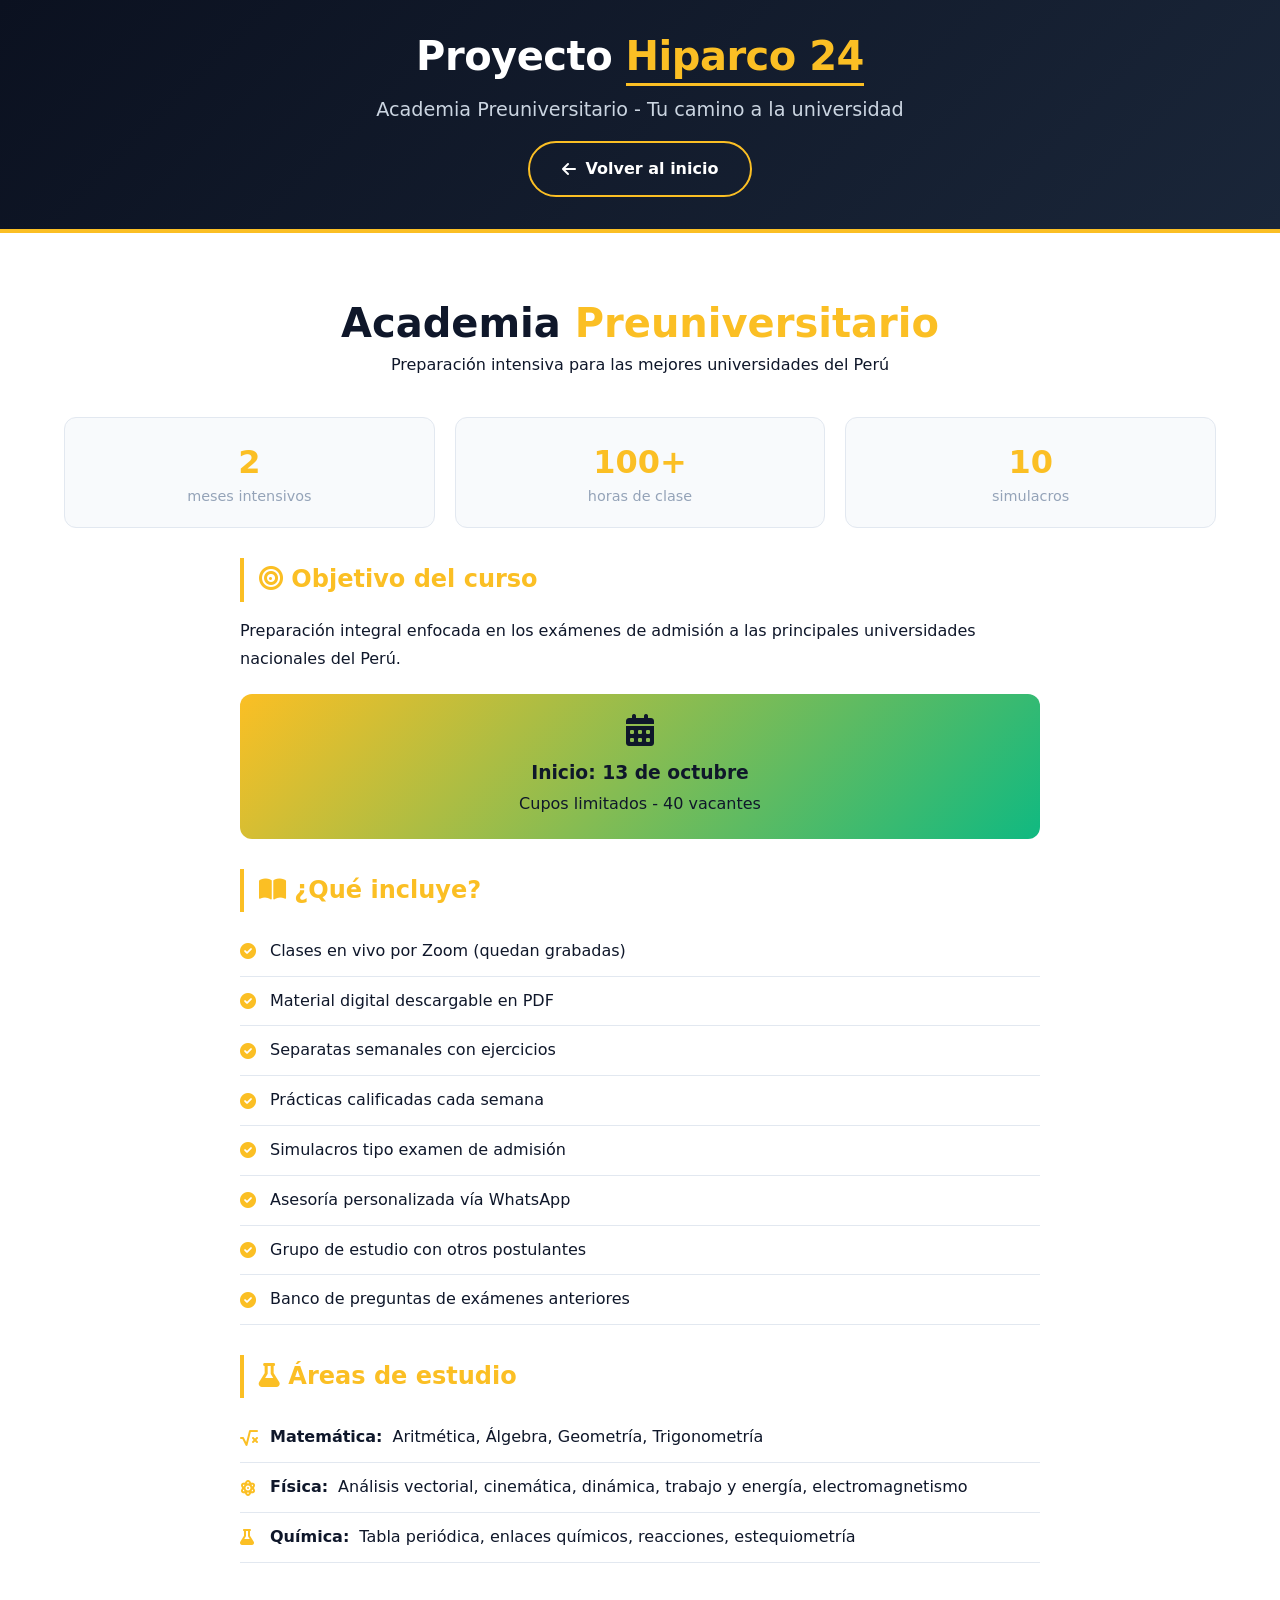
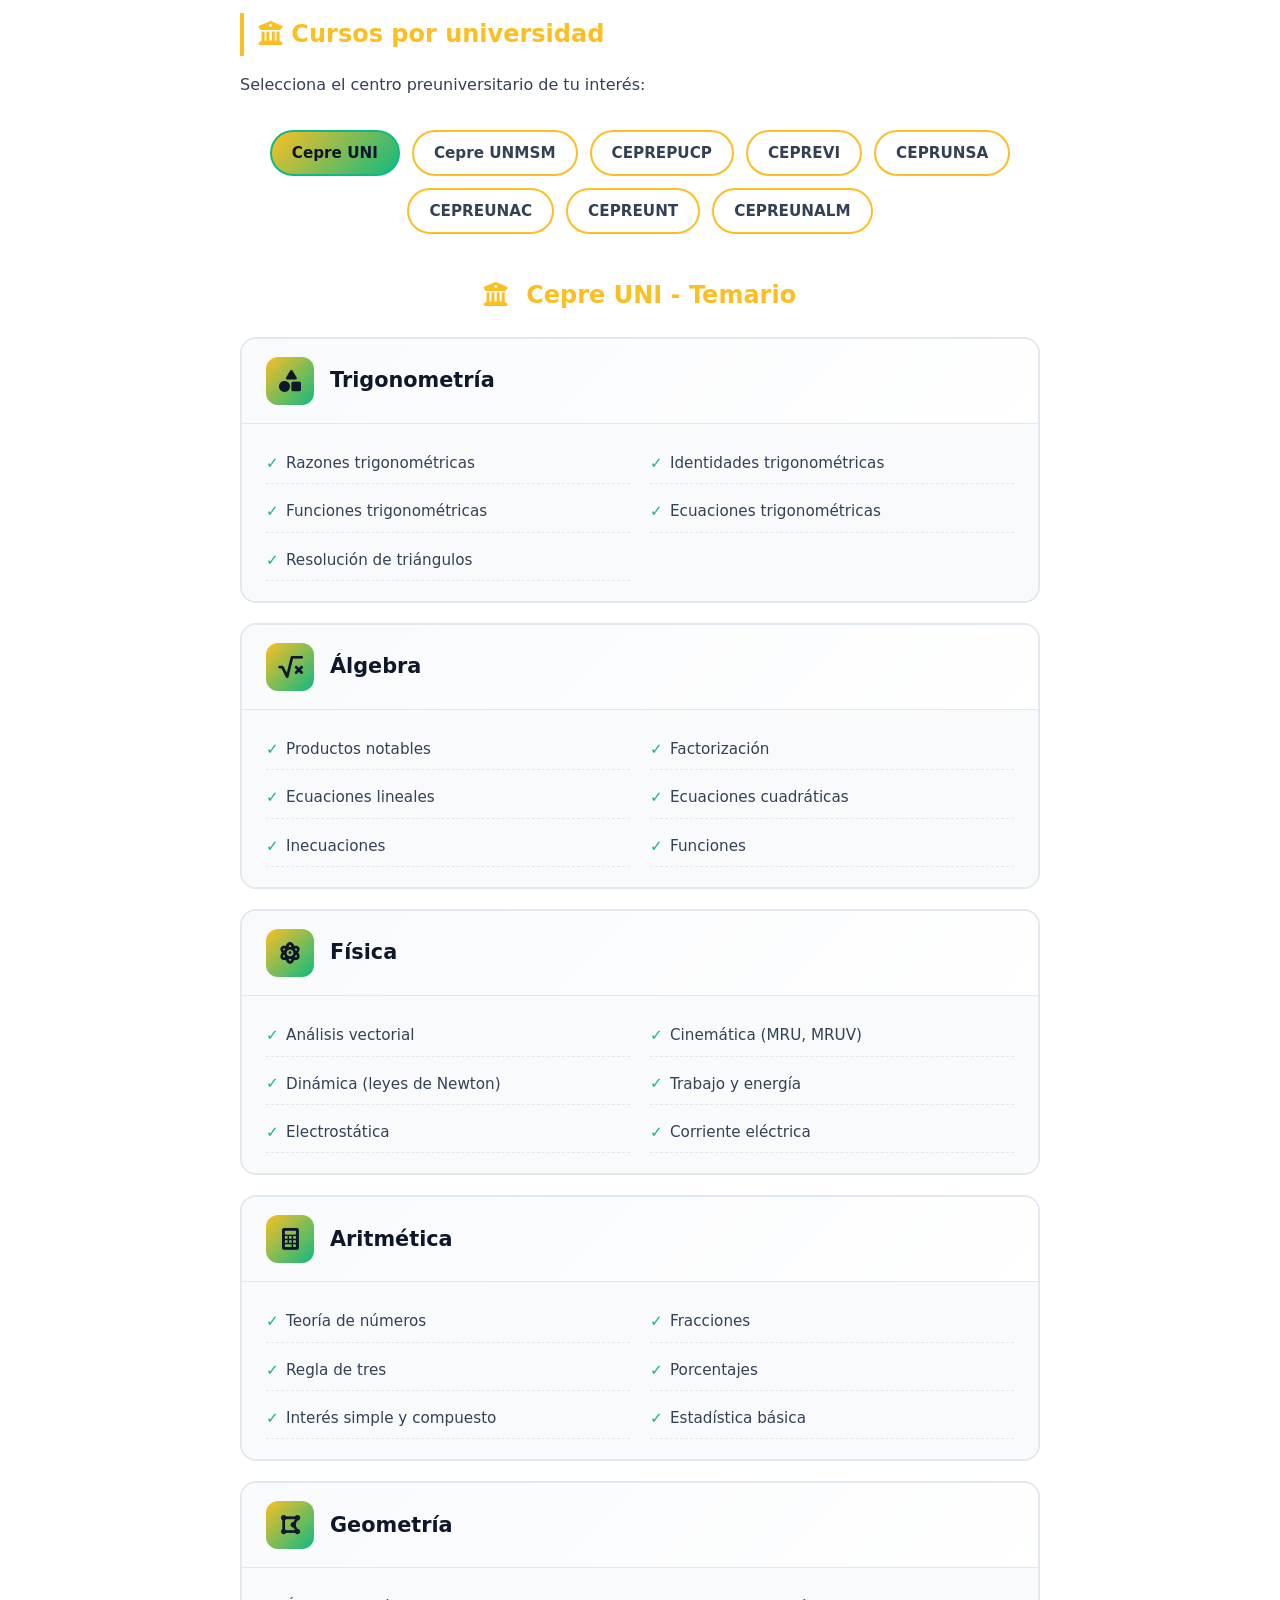
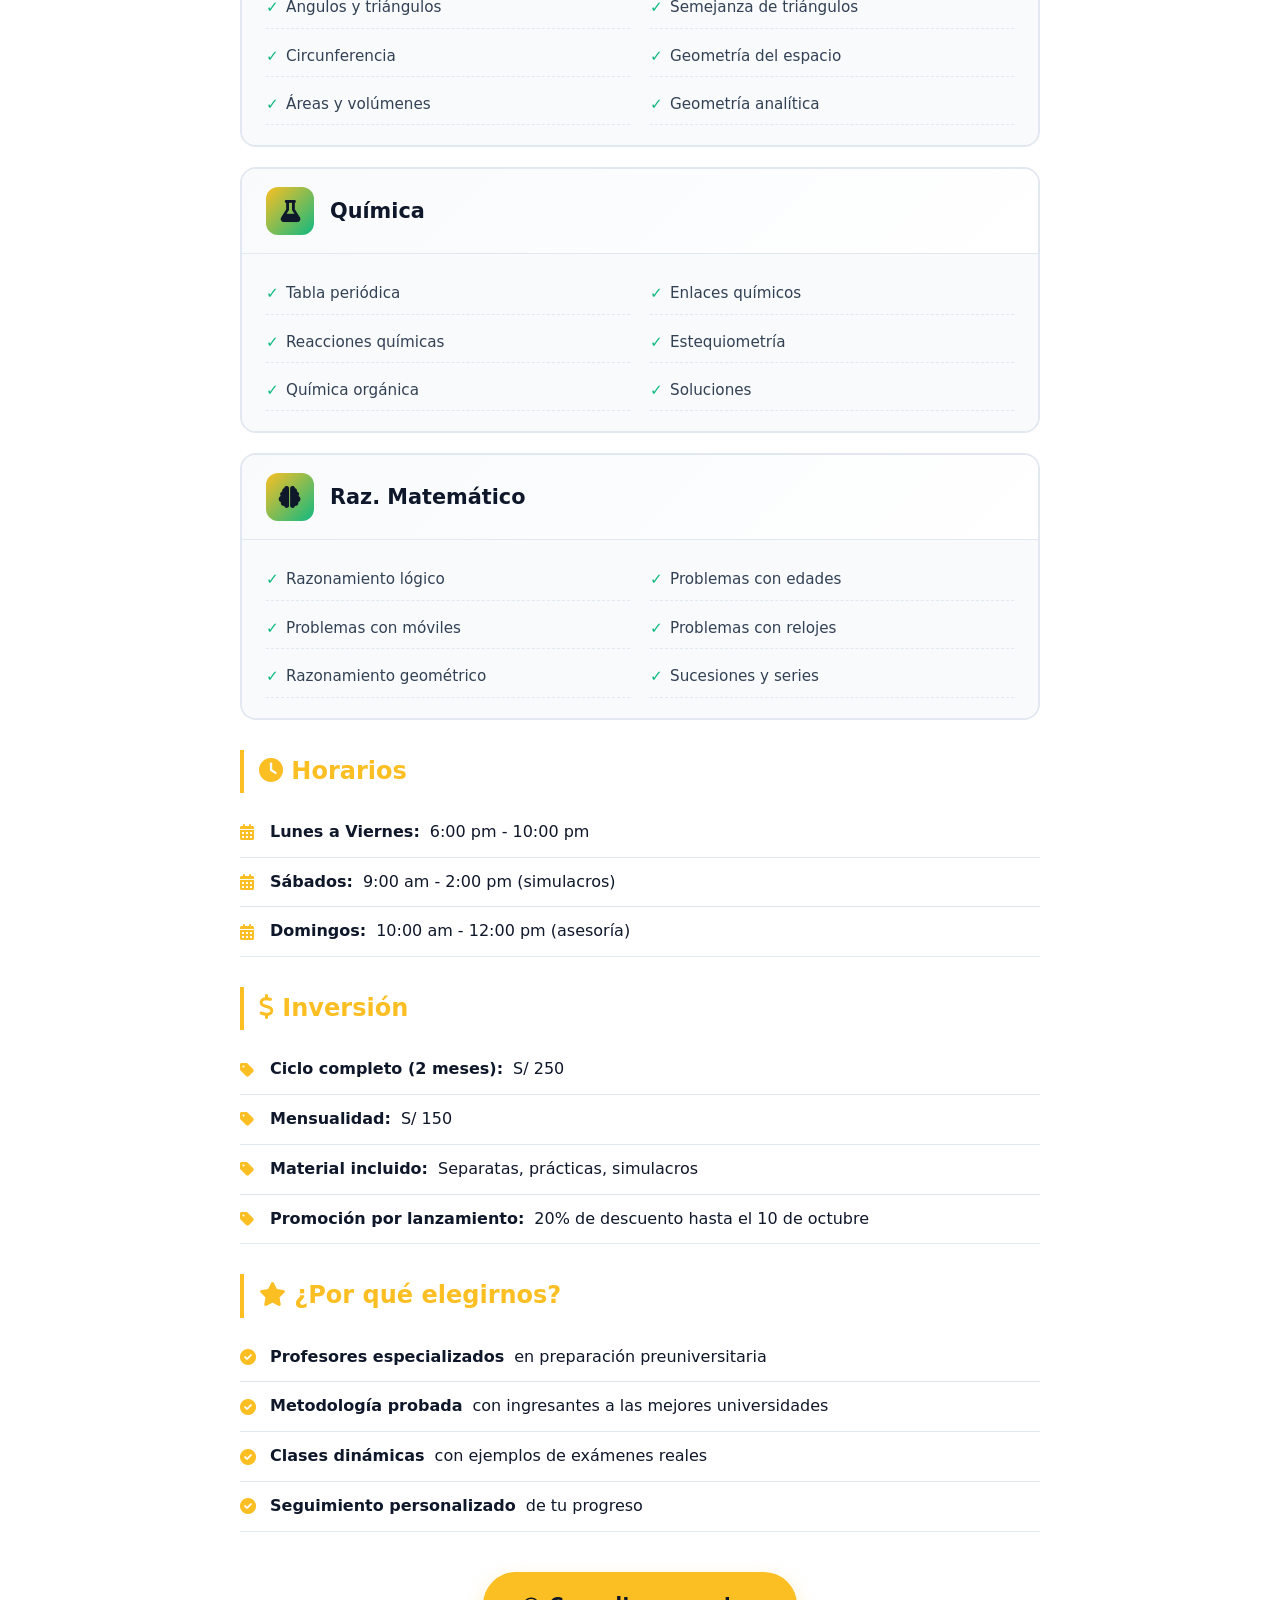
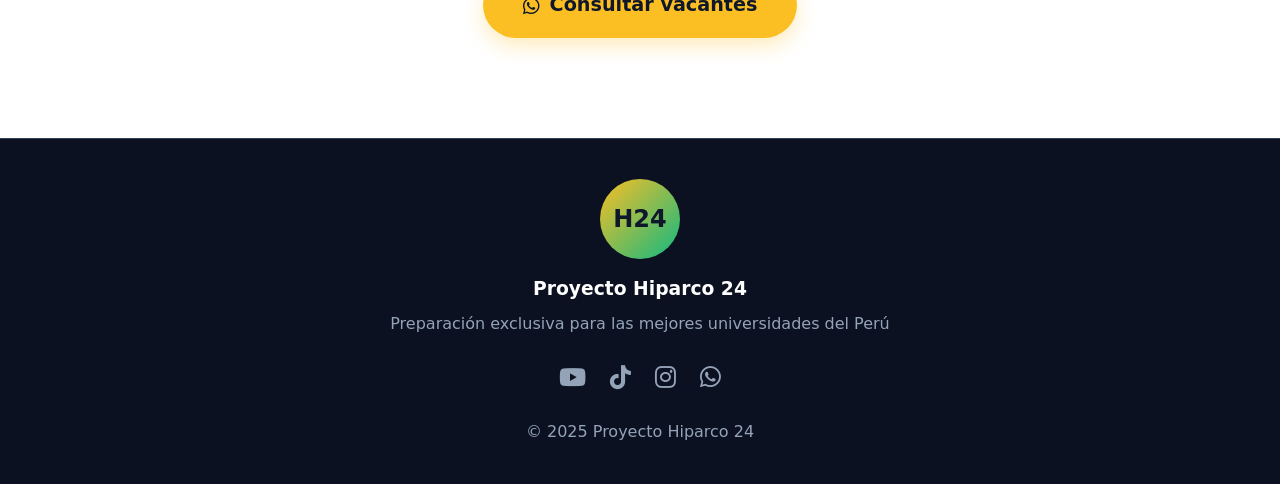
<file: academia-preuniversitario.html>
<!DOCTYPE html>
<html lang="es">
<head>
    <meta charset="UTF-8">
    <meta name="viewport" content="width=device-width, initial-scale=1.0">
    <title>Academia Preuniversitario - Proyecto Hiparco 24</title>
    <link rel="stylesheet" href="https://cdnjs.cloudflare.com/ajax/libs/font-awesome/6.0.0-beta3/css/all.min.css">
    <link rel="stylesheet" href="styles.css">
    <style>
        .course-detail {
            padding: 60px 0;
            background: white;
        }
        
        .course-header {
            text-align: center;
            margin-bottom: 40px;
        }
        
        .course-header h1 {
            font-size: 2.5rem;
            color: var(--dark-bg);
        }
        
        .course-header h1 span {
            color: var(--primary);
        }
        
        .course-content {
            max-width: 800px;
            margin: 0 auto;
            line-height: 1.8;
        }
        
        .course-content h2 {
            color: var(--primary);
            margin: 30px 0 15px;
            border-left: 4px solid var(--primary);
            padding-left: 15px;
        }
        
        .course-content ul {
            list-style: none;
            padding: 0;
        }
        
        .course-content li {
            padding: 10px 0;
            border-bottom: 1px solid var(--border);
            display: flex;
            align-items: center;
            gap: 10px;
        }
        
        .course-content li i {
            color: var(--primary);
            width: 20px;
        }
        
        .stats-grid {
            display: grid;
            grid-template-columns: repeat(3, 1fr);
            gap: 20px;
            margin: 30px 0;
            text-align: center;
        }
        
        .stat-item {
            background: var(--light-bg);
            padding: 20px;
            border-radius: 12px;
            border: 1px solid var(--border);
        }
        
        .stat-number {
            font-size: 2rem;
            font-weight: 700;
            color: var(--primary);
        }
        
        .stat-label {
            color: var(--text-light);
            font-size: 0.9rem;
        }
        
        .highlight-box {
            background: linear-gradient(135deg, var(--primary) 0%, var(--secondary) 100%);
            color: var(--dark-bg);
            padding: 20px;
            border-radius: 12px;
            margin: 20px 0;
            text-align: center;
        }
        
        .highlight-box i {
            font-size: 2rem;
            margin-bottom: 10px;
        }

        /* ===== BOTONES DE UNIVERSIDADES ===== */
        .university-tabs {
            display: flex;
            flex-wrap: wrap;
            justify-content: center;
            gap: 12px;
            margin-bottom: 40px;
        }

        .uni-btn {
            background: transparent;
            border: 2px solid var(--primary);
            color: var(--text-dark);
            padding: 12px 20px;
            border-radius: 40px;
            font-weight: 600;
            font-size: 0.95rem;
            cursor: pointer;
            transition: var(--transition);
        }

        .uni-btn:hover {
            background: var(--primary);
            color: var(--dark-bg);
            transform: translateY(-2px);
        }

        .uni-btn.active {
            background: linear-gradient(135deg, var(--primary), var(--secondary));
            border-color: var(--secondary);
            color: var(--dark-bg);
        }

        /* ===== CONTENEDORES DE CURSOS POR UNIVERSIDAD ===== */
        .cursos-uni {
            display: none;
        }

        .cursos-uni.active {
            display: block;
            animation: fadeIn 0.5s ease;
        }

        @keyframes fadeIn {
            from { opacity: 0; transform: translateY(10px); }
            to { opacity: 1; transform: translateY(0); }
        }

        .uni-title {
            color: var(--primary);
            margin-bottom: 20px;
            font-size: 1.5rem;
            text-align: center;
        }

        .uni-title i {
            margin-right: 10px;
        }

        /* ===== ESTILOS PARA CURSOS EXPANDIDOS (SIN HOVER) ===== */
        .curso-expandido {
            background: white;
            border-radius: 16px;
            margin-bottom: 20px;
            border: 2px solid var(--border);
            overflow: hidden;
            transition: var(--transition);
        }

        .curso-expandido:hover {
            border-color: var(--primary);
            box-shadow: 0 10px 15px -3px rgba(251, 191, 36, 0.2);
        }

        .curso-header {
            background: linear-gradient(135deg, var(--light-bg), white);
            padding: 18px 24px;
            display: flex;
            align-items: center;
            gap: 16px;
            border-bottom: 1px solid var(--border);
        }

        .curso-header .curso-icon {
            background: linear-gradient(135deg, var(--primary), var(--secondary));
            color: var(--dark-bg);
            width: 48px;
            height: 48px;
            border-radius: 12px;
            display: flex;
            align-items: center;
            justify-content: center;
            font-size: 22px;
        }

        .curso-header h4 {
            font-size: 1.3rem;
            font-weight: 700;
            color: var(--dark-bg);
            margin: 0;
            flex-grow: 1;
        }

        .temas-lista {
            padding: 20px 24px;
            background: var(--light-bg);
        }

        .temas-lista ul {
            display: grid;
            grid-template-columns: repeat(auto-fill, minmax(250px, 1fr));
            gap: 8px 20px;
            list-style: none;
            padding: 0;
            margin: 0;
        }

        .temas-lista li {
            padding: 6px 0;
            color: var(--text-dark);
            font-size: 0.95rem;
            border-bottom: 1px dashed var(--border);
            position: relative;
            padding-left: 20px;
        }

        .temas-lista li::before {
            content: "✓";
            color: var(--secondary);
            position: absolute;
            left: 0;
            font-weight: bold;
        }

        .temas-lista li:hover {
            color: var(--primary);
            padding-left: 25px;
        }

        /* Responsive */
        @media (max-width: 768px) {
            .temas-lista ul {
                grid-template-columns: 1fr;
            }
            
            .curso-header {
                padding: 15px 18px;
            }
            
            .curso-header h4 {
                font-size: 1.1rem;
            }
            
            .uni-btn {
                padding: 8px 12px;
                font-size: 0.85rem;
            }
            .tema-link {
                text-decoration: none;
                color: var(--text-dark);
                display: block;
                width: 100%;
                transition: var(--transition);
            }
            
            .tema-link:hover {
                color: var(--primary);
                transform: translateX(5px);
            }
            
            .tema-link i {
                color: var(--secondary);
                margin-left: 8px;
                font-size: 0.8rem;
                opacity: 0.7;
            }
            
            .tema-link:hover i {
                opacity: 1;
            }
        }
    </style>
</head>
<body>
    <header class="header">
        <div class="container header-content">
            <h1>Proyecto <span>Hiparco 24</span></h1>
            <p>Academia Preuniversitario - Tu camino a la universidad</p>
            <a href="index.html" class="btn btn-outline"><i class="fas fa-arrow-left"></i> Volver al inicio</a>
        </div>
    </header>

    <section class="course-detail">
        <div class="container">
            <div class="course-header">
                <h1>Academia <span>Preuniversitario</span></h1>
                <p>Preparación intensiva para las mejores universidades del Perú</p>
            </div>
            
            <div class="stats-grid">
                <div class="stat-item">
                    <div class="stat-number">2</div>
                    <div class="stat-label">meses intensivos</div>
                </div>
                <div class="stat-item">
                    <div class="stat-number">100+</div>
                    <div class="stat-label">horas de clase</div>
                </div>
                <div class="stat-item">
                    <div class="stat-number">10</div>
                    <div class="stat-label">simulacros</div>
                </div>
            </div>
            
            <div class="course-content">
                <h2><i class="fas fa-bullseye"></i> Objetivo del curso</h2>
                <p>Preparación integral enfocada en los exámenes de admisión a las principales universidades nacionales del Perú.</p>
                
                <div class="highlight-box">
                    <i class="fas fa-calendar-alt"></i>
                    <h3>Inicio: 13 de octubre</h3>
                    <p>Cupos limitados - 40 vacantes</p>
                </div>
                
                <h2><i class="fas fa-book-open"></i> ¿Qué incluye?</h2>
                <ul>
                    <li><i class="fas fa-check-circle"></i> Clases en vivo por Zoom (quedan grabadas)</li>
                    <li><i class="fas fa-check-circle"></i> Material digital descargable en PDF</li>
                    <li><i class="fas fa-check-circle"></i> Separatas semanales con ejercicios</li>
                    <li><i class="fas fa-check-circle"></i> Prácticas calificadas cada semana</li>
                    <li><i class="fas fa-check-circle"></i> Simulacros tipo examen de admisión</li>
                    <li><i class="fas fa-check-circle"></i> Asesoría personalizada vía WhatsApp</li>
                    <li><i class="fas fa-check-circle"></i> Grupo de estudio con otros postulantes</li>
                    <li><i class="fas fa-check-circle"></i> Banco de preguntas de exámenes anteriores</li>
                </ul>
                
                <h2><i class="fas fa-flask"></i> Áreas de estudio</h2>
                <ul>
                    <li><i class="fas fa-square-root-alt"></i> <strong>Matemática:</strong> Aritmética, Álgebra, Geometría, Trigonometría</li>
                    <li><i class="fas fa-atom"></i> <strong>Física:</strong> Análisis vectorial, cinemática, dinámica, trabajo y energía, electromagnetismo</li>
                    <li><i class="fas fa-flask"></i> <strong>Química:</strong> Tabla periódica, enlaces químicos, reacciones, estequiometría</li>
                </ul>

                <!-- ===== CURSOS POR UNIVERSIDAD ===== -->
                <h2 style="margin-top: 50px;"><i class="fas fa-university"></i> Cursos por <span style="color: var(--primary);">universidad</span></h2>
                <p style="margin-bottom: 30px; color: var(--text-dark);">Selecciona el centro preuniversitario de tu interés:</p>

                <!-- Botones de universidades -->
                <div class="university-tabs">
                    <button class="uni-btn active" data-uni="uni">Cepre UNI</button>
                    <button class="uni-btn" data-uni="unsmsm">Cepre UNMSM</button>
                    <button class="uni-btn" data-uni="pucp">CEPREPUCP</button>
                    <button class="uni-btn" data-uni="vi">CEPREVI</button>
                    <button class="uni-btn" data-uni="unsa">CEPRUNSA</button>
                    <button class="uni-btn" data-uni="unac">CEPREUNAC</button>
                    <button class="uni-btn" data-uni="unt">CEPREUNT</button>
                    <button class="uni-btn" data-uni="unal">CEPREUNALM</button>
                </div>

                <!-- Contenedor de cursos generado por JavaScript -->
                <div id="cursos-container"></div>

                <!-- HORARIOS -->
                <h2><i class="fas fa-clock"></i> Horarios</h2>
                <ul>
                    <li><i class="fas fa-calendar-alt"></i> <strong>Lunes a Viernes:</strong> 6:00 pm - 10:00 pm</li>
                    <li><i class="fas fa-calendar-alt"></i> <strong>Sábados:</strong> 9:00 am - 2:00 pm (simulacros)</li>
                    <li><i class="fas fa-calendar-alt"></i> <strong>Domingos:</strong> 10:00 am - 12:00 pm (asesoría)</li>
                </ul>
                
                <h2><i class="fas fa-dollar-sign"></i> Inversión</h2>
                <ul>
                    <li><i class="fas fa-tag"></i> <strong>Ciclo completo (2 meses):</strong> S/ 250</li>
                    <li><i class="fas fa-tag"></i> <strong>Mensualidad:</strong> S/ 150</li>
                    <li><i class="fas fa-tag"></i> <strong>Material incluido:</strong> Separatas, prácticas, simulacros</li>
                    <li><i class="fas fa-tag"></i> <strong>Promoción por lanzamiento:</strong> 20% de descuento hasta el 10 de octubre</li>
                </ul>
                
                <h2><i class="fas fa-star"></i> ¿Por qué elegirnos?</h2>
                <ul>
                    <li><i class="fas fa-check-circle"></i> <strong>Profesores especializados</strong> en preparación preuniversitaria</li>
                    <li><i class="fas fa-check-circle"></i> <strong>Metodología probada</strong> con ingresantes a las mejores universidades</li>
                    <li><i class="fas fa-check-circle"></i> <strong>Clases dinámicas</strong> con ejemplos de exámenes reales</li>
                    <li><i class="fas fa-check-circle"></i> <strong>Seguimiento personalizado</strong> de tu progreso</li>
                </ul>
                
                <div style="text-align: center; margin: 40px 0;">
                    <a href="#" id="contactBtn" class="btn btn-primary" style="padding: 16px 40px; font-size: 1.2rem;">
                        <i class="fab fa-whatsapp"></i> Consultar vacantes
                    </a>
                </div>
            </div>
        </div>
    </section>

    <footer class="footer">
        <div class="container">
            <div class="footer-logo">H24</div>
            <h3 style="color: white; margin-bottom: 8px;">Proyecto Hiparco 24</h3>
            <p>Preparación exclusiva para las mejores universidades del Perú</p>
            <div class="social">
                <a href="https://www.youtube.com/@ProyectoHiparco24/featured" target="_blank"><i class="fab fa-youtube"></i></a>
                <a href="#"><i class="fab fa-tiktok"></i></a>
                <a href="#"><i class="fab fa-instagram"></i></a>
                <a href="#"><i class="fab fa-whatsapp"></i></a>
            </div>
            <p style="margin-top: 24px;">&copy; 2025 Proyecto Hiparco 24</p>
        </div>
    </footer>

    <script>
        // ===== DATOS DE LAS UNIVERSIDADES =====
const universidades = {
    uni: {
        nombre: "Cepre UNI",
        cursos: {
            trigonometria: [
                { nombre: "Razones trigonométricas", link: "" },
                { nombre: "Identidades trigonométricas", link: "" },
                { nombre: "Funciones trigonométricas", link: "" },
                { nombre: "Ecuaciones trigonométricas", link: "" },
                { nombre: "Resolución de triángulos", link: "" }
            ],
            algebra: [
                { nombre: "Productos notables", link: "" },
                { nombre: "Factorización", link: "" },
                { nombre: "Ecuaciones lineales", link: "" },
                { nombre: "Ecuaciones cuadráticas", link: "" },
                { nombre: "Inecuaciones", link: "" },
                { nombre: "Funciones", link: "" }
            ],
            fisica: [
                { nombre: "Análisis vectorial", link: "" },
                { nombre: "Cinemática (MRU, MRUV)", link: "" },
                { nombre: "Dinámica (leyes de Newton)", link: "" },
                { nombre: "Trabajo y energía", link: "" },
                { nombre: "Electrostática", link: "" },
                { nombre: "Corriente eléctrica", link: "" }
            ],
            aritmetica: [
                { nombre: "Teoría de números", link: "" },
                { nombre: "Fracciones", link: "" },
                { nombre: "Regla de tres", link: "" },
                { nombre: "Porcentajes", link: "" },
                { nombre: "Interés simple y compuesto", link: "" },
                { nombre: "Estadística básica", link: "" }
            ],
            geometria: [
                { nombre: "Ángulos y triángulos", link: "" },
                { nombre: "Semejanza de triángulos", link: "" },
                { nombre: "Circunferencia", link: "" },
                { nombre: "Geometría del espacio", link: "" },
                { nombre: "Áreas y volúmenes", link: "" },
                { nombre: "Geometría analítica", link: "" }
            ],
            quimica: [
                { nombre: "Tabla periódica", link: "" },
                { nombre: "Enlaces químicos", link: "" },
                { nombre: "Reacciones químicas", link: "" },
                { nombre: "Estequiometría", link: "" },
                { nombre: "Química orgánica", link: "" },
                { nombre: "Soluciones", link: "" }
            ],
            razonamiento: [
                { nombre: "Razonamiento lógico", link: "" },
                { nombre: "Problemas con edades", link: "" },
                { nombre: "Problemas con móviles", link: "" },
                { nombre: "Problemas con relojes", link: "" },
                { nombre: "Razonamiento geométrico", link: "" },
                { nombre: "Sucesiones y series", link: "" }
            ]
        }
    },
    unsmsm: {
        nombre: "Cepre UNMSM",
        cursos: {
            trigonometria: [
                { nombre: "Ángulo Trigonométrico", link: "" },
                { nombre: "Sistemas de medición angular", link: "" },
                { nombre: "Conversión entre sistemas de medición angular", link: "" },
                { nombre: "Longitud de arco", link: "" },
                { nombre: "Área de un sector circular", link: "" },
                { nombre: "Número de vueltas de una rueda", link: "" },
                { nombre: "Poleas y engranajes", link: "" },
                { nombre: "Razones trigonométricas de ángulos agudos", link: "" },
                { nombre: "Resoluciones de triángulos rectángulos", link: "" },
                { nombre: "Área de una región triangular", link: "" },
                { nombre: "Razones Trigonométricas de ángulos notables", link: "" },
                { nombre: "Razones Trigonométricas de ángulos aproximados", link: "" },
                { nombre: "Propiedades de las Razones Trigonométricas", link: "" },
                { nombre: "Razones Trigonométricas de ángulos de cualquier magnitud", link: "" },
                { nombre: "Signos de las Razones Trigonométricas", link: "" },
                { nombre: "Propiedades de los Ángulos Coterminales", link: "" },
                { nombre: "Razones Trigonométricas de ángulos cuadrantales", link: "" },
                { nombre: "Reducción al primer cuadrante", link: "" },
                { nombre: "Razones Trigonométricas de ángulos negativos", link: "" },
                { nombre: "Razones Trigonométricas de ángulo doble", link: "" },
                { nombre: "Razones Trigonométricas de ángulo mitad", link: "" },
                { nombre: "Razones Trigonométricas de ángulo tiple", link: "" },
                { nombre: "Razones Trigonométricas de ángulos compuestos", link: "" },
                { nombre: "Transformaciones Trigonométricas", link: "" },
                { nombre: "Ecuaciones Trigonométricas", link: "" },
                { nombre: "Resolución de Triángulos Oblicuángulos", link: "" },
                { nombre: "Ángulos Verticales", link: "" },
                { nombre: "Ángulos Horizontales", link: "" },
                { nombre: "Puntos Cardinales", link: "" },
                { nombre: "Circunferencia Trigonométrica", link: "" },
                { nombre: "Ecuación de la Circunferencia", link: "" },
                { nombre: "Funciones Trigonométricas", link: "" },
                { nombre: "Funciones Trigonométricas Inversas", link: "" },
                { nombre: "Parábola", link: "" },
                { nombre: "Elipse", link: "" },
                { nombre: "Hipérbola", link: "" }
            ],
            algebra: [
                { nombre: "Leyes de Exponentes", link: "" },
                { nombre: "Expresiones Algebraicas", link: "" },
                { nombre: "Polinomios", link: "" },
                { nombre: "Potenciación", link: "" },
                { nombre: "Radicación", link: "" },
                { nombre: "Factorización", link: "" },
                { nombre: "Números Reales", link: "" },
                { nombre: "Racionalización", link: "" },
                { nombre: "Productos Notables", link: "" },
                { nombre: "División de Polinomios", link: "" },
                { nombre: "Teorema del Residuo", link: "" },
                { nombre: "Ecuaciones de Primer Grado", link: "" },
                { nombre: "Sistema de Ecuaciones Lineales", link: "" },
                { nombre: "Planteo de Ecuaciones de Primer Grado", link: "" },
                { nombre: "Ecuaciones de Segundo Grado", link: "" },
                { nombre: "Planteo de Ecuaciones de Segundo Grado", link: "" },
                { nombre: "Inecuaciones Lineales", link: "" },
                { nombre: "Inecuaciones de segundo grado", link: "" },
                { nombre: "Sistema de Ecuaciones Lineales de 2 variables", link: "" },
                { nombre: "Valor Absoluto", link: "" },
                { nombre: "Cocientes Notables", link: "" },
                { nombre: "Ecuaciones polinómicas", link: "" },
                { nombre: "Matrices", link: "" },
                { nombre: "Determinantes", link: "" },
                { nombre: "Método de Cramer", link: "" },
                { nombre: "Sistema de Ecuaciones Lineales de 3 variables", link: "" },
                { nombre: "Inecuaciones de Grado Superior", link: "" },
                { nombre: "Inecuaciones Fraccionarias", link: "" },
                { nombre: "Logaritmos", link: "" },
                { nombre: "Sistemas de Ecuaciones No Lineales", link: "" },
                { nombre: "Ecuaciones e inecuaciones logarítmicas", link: "" },
                { nombre: "Ecuaciones e inecuaciones exponenciales", link: "" },
                { nombre: "Programación Lineal", link: "" },
                { nombre: "Relaciones", link: "" },
                { nombre: "Funciones", link: "" },
                { nombre: "Números Complejos", link: "" }
            ],
            fisica: [
                { nombre: "Magnitudes Físicas", link: "" },
                { nombre: "Magnitudes Vectoriales", link: "" },
                { nombre: "Método Científico", link: "" },
                { nombre: "Cinemática", link: "" },
                { nombre: "Movimiento Rectilíneo Uniforme (MRU)", link: "" },
                { nombre: "Movimiento Rectilíneo Uniformemente Variado (MRUV)", link: "" },
                { nombre: "Movimiento Vertical de Caída Libre (MVCL)", link: "" },
                { nombre: "Movimiento Parabólico de Caída Libre (MPCL)", link: "" },
                { nombre: "Movimiento Circular Uniforme (MCU)", link: "" },
                { nombre: "Movimiento Circular con aceleración angular constante (MCUV)", link: "" },
                { nombre: "Dinámica Lineal", link: "" },
                { nombre: "Dinámica Circunferencial", link: "" },
                { nombre: "Fuerza", link: "" },
                { nombre: "Potencia", link: "" },
                { nombre: "Ley de gravitación universal", link: "" },
                { nombre: "Estática", link: "" },
                { nombre: "Equilibrio Estático", link: "" },
                { nombre: "Momento de una Fuerza", link: "" },
                { nombre: "Trabajo", link: "" },
                { nombre: "Energía", link: "" },
                { nombre: "Cantidad de Movimiento", link: "" },
                { nombre: "Movimiento Armónico Simple (MAS)", link: "" },
                { nombre: "Ondas", link: "" },
                { nombre: "Electricidad", link: "" },
                { nombre: "Colisiones", link: "" },
                { nombre: "Hidrostática", link: "" },
                { nombre: "Hidrodinámica", link: "" },
                { nombre: "Calorimetría", link: "" },
                { nombre: "Termodinámica", link: "" },
                { nombre: "Electrostática", link: "" },
                { nombre: "Electrodinámica", link: "" },
                { nombre: "Circuitos Eléctricos", link: "" },
                { nombre: "Magnetismo", link: "" },
                { nombre: "Electromagnética", link: "" },
                { nombre: "Radiación Electromagnética", link: "" },
                { nombre: "Física Moderna", link: "" }
            ],
            aritmetica: [
                { nombre: "Lógica proposicional", link: "" },
                { nombre: "Leyes de lógica proposicional", link: "" },
                { nombre: "Conjuntos", link: "" },
                { nombre: "Operaciones con Conjuntos", link: "" },
                { nombre: "Números Enteros", link: "" },
                { nombre: "Representación literal de un número", link: "" },
                { nombre: "Sistema de números naturales", link: "" },
                { nombre: "Numeración", link: "" },
                { nombre: "Progresión Aritmética", link: "" },
                { nombre: "Progresión Geométrica", link: "" },
                { nombre: "Números primos y compuestos", link: "" },
                { nombre: "Divisibilidad", link: "" },
                { nombre: "Mínimo Común Múltiplo", link: "" },
                { nombre: "Máximo Común Divisor", link: "" },
                { nombre: "Números racionales", link: "" },
                { nombre: "Números irracionales", link: "" },
                { nombre: "Razones", link: "" },
                { nombre: "Proporciones", link: "" },
                { nombre: "Reparto Proporcional", link: "" },
                { nombre: "Porcentajes", link: "" },
                { nombre: "Magnitudes proporcionales", link: "" },
                { nombre: "Regla de Tres Simple", link: "" },
                { nombre: "Promedios", link: "" },
                { nombre: "Regla de Tres Compuesta", link: "" },
                { nombre: "Regla de Interés simple", link: "" },
                { nombre: "Regla de descuento", link: "" },
                { nombre: "Regla de Mezcla", link: "" },
                { nombre: "Sumatorias y series", link: "" },
                { nombre: "Sucesiones", link: "" },
                { nombre: "Estadística", link: "" },
                { nombre: "Medidas de tendencia central", link: "" },
                { nombre: "Medidas de dispersión absoluta", link: "" },
                { nombre: "Medida de dispersión relativa", link: "" },
                { nombre: "Análisis combinatorio", link: "" },
                { nombre: "Promedios", link: "" },
                { nombre: "Probabilidades", link: "" }
            ],
            geometria: [
                { nombre: "Segmentos", link: "" },
                { nombre: "Ángulos", link: "" },
                { nombre: "Clasificación de Ángulos", link: "" },
                { nombre: "Triángulos", link: "" },
                { nombre: "Teoremas fundamentales de los Triángulos", link: "" },
                { nombre: "Semejanza de Triángulos", link: "" },
                { nombre: "Congruencia de Triángulos", link: "" },
                { nombre: "Líneas Notables", link: "" },
                { nombre: "Triángulo Rectángulo y teorema de Pitágoras", link: "" },
                { nombre: "Relaciones Métricas en Triángulos Rectángulos", link: "" },
                { nombre: "Relaciones Métricas en Triángulos Oblicuángulos", link: "" },
                { nombre: "Cuadriláteros", link: "" },
                { nombre: "Polígonos", link: "" },
                { nombre: "Polígonos Regulares", link: "" },
                { nombre: "Circunferencia y Círculo", link: "" },
                { nombre: "Ángulos asociados a la circunferencia", link: "" },
                { nombre: "Relaciones Métricas en la Circunferencia", link: "" },
                { nombre: "Segmentos Proporcionales", link: "" },
                { nombre: "Puntos Notables", link: "" },
                { nombre: "Área de regiones Triangulares", link: "" },
                { nombre: "Área de regiones Cuadrangulares", link: "" },
                { nombre: "Relación de Áreas", link: "" },
                { nombre: "Área de regiones Circulares", link: "" },
                { nombre: "Área de regiones poligonales", link: "" },
                { nombre: "Longitud de una Circunferencia", link: "" },
                { nombre: "Geometría del Espacio", link: "" },
                { nombre: "Ángulo Diedro y Triedro", link: "" },
                { nombre: "Poliedros Regulares", link: "" },
                { nombre: "Pirámide", link: "" },
                { nombre: "Cono", link: "" },
                { nombre: "Prisma", link: "" },
                { nombre: "Cubo", link: "" },
                { nombre: "Esfera", link: "" },
                { nombre: "Cilindro", link: "" },
                { nombre: "Geometría Analítica", link: "" },
                { nombre: "Figuras de revolución", link: "" }
            ],
            quimica: [
                { nombre: "Materia", link: "" },
                { nombre: "Estados de la Materia", link: "" },
                { nombre: "Cambios de la Materia", link: "" },
                { nombre: "Leyes de Conservación de la Materia", link: "" },
                { nombre: "Átomo", link: "" },
                { nombre: "Configuración Electrónica", link: "" },
                { nombre: "Números Cuánticos", link: "" },
                { nombre: "Iones", link: "" },
                { nombre: "Tabla Periódica", link: "" },
                { nombre: "Enlace Químico", link: "" },
                { nombre: "Enlace Iónico", link: "" },
                { nombre: "Enlace Covalente", link: "" },
                { nombre: "Fuerzas intermoleculares", link: "" },
                { nombre: "Nomenclatura Inorgánica", link: "" },
                { nombre: "Óxidos", link: "" },
                { nombre: "Anhídridos", link: "" },
                { nombre: "Hidróxido", link: "" },
                { nombre: "Hidruro", link: "" },
                { nombre: "Sales", link: "" },
                { nombre: "Ácidos", link: "" },
                { nombre: "Hidrocarburos", link: "" },
                { nombre: "Compuestos aromáticos", link: "" },
                { nombre: "Compuestos orgánicos oxigenados", link: "" },
                { nombre: "Masa Atómica y masa molecular", link: "" },
                { nombre: "Reacciones Químicas", link: "" },
                { nombre: "REDOX", link: "" },
                { nombre: "Balance de Reacciones", link: "" },
                { nombre: "Estequiometría", link: "" },
                { nombre: "Líquidos", link: "" },
                { nombre: "Sólidos", link: "" },
                { nombre: "Cinética", link: "" },
                { nombre: "Equilibrio Químico", link: "" },
                { nombre: "Celdas Galvánicas", link: "" },
                { nombre: "Celdas Electrolíticas", link: "" },
                { nombre: "Química Orgánica", link: "" },
                { nombre: "Tipos de Carbono", link: "" }
            ],
            razonamiento: [
                { nombre: "Razonamiento lógico", link: "" },
                { nombre: "Problemas con edades", link: "" },
                { nombre: "Problemas con móviles", link: "" },
                { nombre: "Problemas con relojes", link: "" },
                { nombre: "Razonamiento geométrico", link: "" },
                { nombre: "Sucesiones y series", link: "" }
            ]
        }
    },
    pucp: {
        nombre: "CEPREPUCP",
        cursos: {
            trigonometria: [
                { nombre: "Razones trigonométricas", link: "" },
                { nombre: "Identidades trigonométricas", link: "" },
                { nombre: "Funciones trigonométricas", link: "" },
                { nombre: "Ecuaciones trigonométricas", link: "" },
                { nombre: "Resolución de triángulos", link: "" }
            ],
            algebra: [
                { nombre: "Productos notables", link: "" },
                { nombre: "Factorización", link: "" },
                { nombre: "Ecuaciones lineales", link: "" },
                { nombre: "Ecuaciones cuadráticas", link: "" },
                { nombre: "Inecuaciones", link: "" },
                { nombre: "Funciones", link: "" }
            ],
            fisica: [
                { nombre: "Análisis vectorial", link: "" },
                { nombre: "Cinemática (MRU, MRUV)", link: "" },
                { nombre: "Dinámica (leyes de Newton)", link: "" },
                { nombre: "Trabajo y energía", link: "" },
                { nombre: "Electrostática", link: "" },
                { nombre: "Corriente eléctrica", link: "" }
            ],
            aritmetica: [
                { nombre: "Teoría de números", link: "" },
                { nombre: "Fracciones", link: "" },
                { nombre: "Regla de tres", link: "" },
                { nombre: "Porcentajes", link: "" },
                { nombre: "Interés simple y compuesto", link: "" },
                { nombre: "Estadística básica", link: "" }
            ],
            geometria: [
                { nombre: "Ángulos y triángulos", link: "" },
                { nombre: "Semejanza de triángulos", link: "" },
                { nombre: "Circunferencia", link: "" },
                { nombre: "Geometría del espacio", link: "" },
                { nombre: "Áreas y volúmenes", link: "" },
                { nombre: "Geometría analítica", link: "" }
            ],
            quimica: [
                { nombre: "Tabla periódica", link: "" },
                { nombre: "Enlaces químicos", link: "" },
                { nombre: "Reacciones químicas", link: "" },
                { nombre: "Estequiometría", link: "" },
                { nombre: "Química orgánica", link: "" },
                { nombre: "Soluciones", link: "" }
            ],
            razonamiento: [
                { nombre: "Razonamiento lógico", link: "" },
                { nombre: "Problemas con edades", link: "" },
                { nombre: "Problemas con móviles", link: "" },
                { nombre: "Problemas con relojes", link: "" },
                { nombre: "Razonamiento geométrico", link: "" },
                { nombre: "Sucesiones y series", link: "" }
            ]
        }
    },
    vi: {
        nombre: "CEPREVI",
        cursos: {
            trigonometria: [
                { nombre: "Razones trigonométricas", link: "" },
                { nombre: "Identidades trigonométricas", link: "" },
                { nombre: "Funciones trigonométricas", link: "" },
                { nombre: "Ecuaciones trigonométricas", link: "" },
                { nombre: "Resolución de triángulos", link: "" }
            ],
            algebra: [
                { nombre: "Productos notables", link: "" },
                { nombre: "Factorización", link: "" },
                { nombre: "Ecuaciones lineales", link: "" },
                { nombre: "Ecuaciones cuadráticas", link: "" },
                { nombre: "Inecuaciones", link: "" },
                { nombre: "Funciones", link: "" }
            ],
            fisica: [
                { nombre: "Análisis vectorial", link: "" },
                { nombre: "Cinemática (MRU, MRUV)", link: "" },
                { nombre: "Dinámica (leyes de Newton)", link: "" },
                { nombre: "Trabajo y energía", link: "" },
                { nombre: "Electrostática", link: "" },
                { nombre: "Corriente eléctrica", link: "" }
            ],
            aritmetica: [
                { nombre: "Teoría de números", link: "" },
                { nombre: "Fracciones", link: "" },
                { nombre: "Regla de tres", link: "" },
                { nombre: "Porcentajes", link: "" },
                { nombre: "Interés simple y compuesto", link: "" },
                { nombre: "Estadística básica", link: "" }
            ],
            geometria: [
                { nombre: "Ángulos y triángulos", link: "" },
                { nombre: "Semejanza de triángulos", link: "" },
                { nombre: "Circunferencia", link: "" },
                { nombre: "Geometría del espacio", link: "" },
                { nombre: "Áreas y volúmenes", link: "" },
                { nombre: "Geometría analítica", link: "" }
            ],
            quimica: [
                { nombre: "Tabla periódica", link: "" },
                { nombre: "Enlaces químicos", link: "" },
                { nombre: "Reacciones químicas", link: "" },
                { nombre: "Estequiometría", link: "" },
                { nombre: "Química orgánica", link: "" },
                { nombre: "Soluciones", link: "" }
            ],
            razonamiento: [
                { nombre: "Razonamiento lógico", link: "" },
                { nombre: "Problemas con edades", link: "" },
                { nombre: "Problemas con móviles", link: "" },
                { nombre: "Problemas con relojes", link: "" },
                { nombre: "Razonamiento geométrico", link: "" },
                { nombre: "Sucesiones y series", link: "" }
            ]
        }
    },
    unsa: {
        nombre: "CEPRUNSA",
        cursos: {
            trigonometria: [
                { nombre: "Razones trigonométricas", link: "" },
                { nombre: "Identidades trigonométricas", link: "" },
                { nombre: "Funciones trigonométricas", link: "" },
                { nombre: "Ecuaciones trigonométricas", link: "" },
                { nombre: "Resolución de triángulos", link: "" }
            ],
            algebra: [
                { nombre: "Productos notables", link: "" },
                { nombre: "Factorización", link: "" },
                { nombre: "Ecuaciones lineales", link: "" },
                { nombre: "Ecuaciones cuadráticas", link: "" },
                { nombre: "Inecuaciones", link: "" },
                { nombre: "Funciones", link: "" }
            ],
            fisica: [
                { nombre: "Análisis vectorial", link: "" },
                { nombre: "Cinemática (MRU, MRUV)", link: "" },
                { nombre: "Dinámica (leyes de Newton)", link: "" },
                { nombre: "Trabajo y energía", link: "" },
                { nombre: "Electrostática", link: "" },
                { nombre: "Corriente eléctrica", link: "" }
            ],
            aritmetica: [
                { nombre: "Teoría de números", link: "" },
                { nombre: "Fracciones", link: "" },
                { nombre: "Regla de tres", link: "" },
                { nombre: "Porcentajes", link: "" },
                { nombre: "Interés simple y compuesto", link: "" },
                { nombre: "Estadística básica", link: "" }
            ],
            geometria: [
                { nombre: "Ángulos y triángulos", link: "" },
                { nombre: "Semejanza de triángulos", link: "" },
                { nombre: "Circunferencia", link: "" },
                { nombre: "Geometría del espacio", link: "" },
                { nombre: "Áreas y volúmenes", link: "" },
                { nombre: "Geometría analítica", link: "" }
            ],
            quimica: [
                { nombre: "Tabla periódica", link: "" },
                { nombre: "Enlaces químicos", link: "" },
                { nombre: "Reacciones químicas", link: "" },
                { nombre: "Estequiometría", link: "" },
                { nombre: "Química orgánica", link: "" },
                { nombre: "Soluciones", link: "" }
            ],
            razonamiento: [
                { nombre: "Razonamiento lógico", link: "" },
                { nombre: "Problemas con edades", link: "" },
                { nombre: "Problemas con móviles", link: "" },
                { nombre: "Problemas con relojes", link: "" },
                { nombre: "Razonamiento geométrico", link: "" },
                { nombre: "Sucesiones y series", link: "" }
            ]
        }
    },
    unac: {
        nombre: "CEPREUNAC",
        cursos: {
            trigonometria: [
                { nombre: "Razones trigonométricas", link: "" },
                { nombre: "Identidades trigonométricas", link: "" },
                { nombre: "Funciones trigonométricas", link: "" },
                { nombre: "Ecuaciones trigonométricas", link: "" },
                { nombre: "Resolución de triángulos", link: "" }
            ],
            algebra: [
                { nombre: "Productos notables", link: "" },
                { nombre: "Factorización", link: "" },
                { nombre: "Ecuaciones lineales", link: "" },
                { nombre: "Ecuaciones cuadráticas", link: "" },
                { nombre: "Inecuaciones", link: "" },
                { nombre: "Funciones", link: "" }
            ],
            fisica: [
                { nombre: "Análisis vectorial", link: "" },
                { nombre: "Cinemática (MRU, MRUV)", link: "" },
                { nombre: "Dinámica (leyes de Newton)", link: "" },
                { nombre: "Trabajo y energía", link: "" },
                { nombre: "Electrostática", link: "" },
                { nombre: "Corriente eléctrica", link: "" }
            ],
            aritmetica: [
                { nombre: "Teoría de números", link: "" },
                { nombre: "Fracciones", link: "" },
                { nombre: "Regla de tres", link: "" },
                { nombre: "Porcentajes", link: "" },
                { nombre: "Interés simple y compuesto", link: "" },
                { nombre: "Estadística básica", link: "" }
            ],
            geometria: [
                { nombre: "Ángulos y triángulos", link: "" },
                { nombre: "Semejanza de triángulos", link: "" },
                { nombre: "Circunferencia", link: "" },
                { nombre: "Geometría del espacio", link: "" },
                { nombre: "Áreas y volúmenes", link: "" },
                { nombre: "Geometría analítica", link: "" }
            ],
            quimica: [
                { nombre: "Tabla periódica", link: "" },
                { nombre: "Enlaces químicos", link: "" },
                { nombre: "Reacciones químicas", link: "" },
                { nombre: "Estequiometría", link: "" },
                { nombre: "Química orgánica", link: "" },
                { nombre: "Soluciones", link: "" }
            ],
            razonamiento: [
                { nombre: "Razonamiento lógico", link: "" },
                { nombre: "Problemas con edades", link: "" },
                { nombre: "Problemas con móviles", link: "" },
                { nombre: "Problemas con relojes", link: "" },
                { nombre: "Razonamiento geométrico", link: "" },
                { nombre: "Sucesiones y series", link: "" }
            ]
        }
    },
    unt: {
        nombre: "CEPREUNT",
        cursos: {
            trigonometria: [
                { nombre: "Razones trigonométricas", link: "" },
                { nombre: "Identidades trigonométricas", link: "" },
                { nombre: "Funciones trigonométricas", link: "" },
                { nombre: "Ecuaciones trigonométricas", link: "" },
                { nombre: "Resolución de triángulos", link: "" }
            ],
            algebra: [
                { nombre: "Productos notables", link: "" },
                { nombre: "Factorización", link: "" },
                { nombre: "Ecuaciones lineales", link: "" },
                { nombre: "Ecuaciones cuadráticas", link: "" },
                { nombre: "Inecuaciones", link: "" },
                { nombre: "Funciones", link: "" }
            ],
            fisica: [
                { nombre: "Análisis vectorial", link: "" },
                { nombre: "Cinemática (MRU, MRUV)", link: "" },
                { nombre: "Dinámica (leyes de Newton)", link: "" },
                { nombre: "Trabajo y energía", link: "" },
                { nombre: "Electrostática", link: "" },
                { nombre: "Corriente eléctrica", link: "" }
            ],
            aritmetica: [
                { nombre: "Teoría de números", link: "" },
                { nombre: "Fracciones", link: "" },
                { nombre: "Regla de tres", link: "" },
                { nombre: "Porcentajes", link: "" },
                { nombre: "Interés simple y compuesto", link: "" },
                { nombre: "Estadística básica", link: "" }
            ],
            geometria: [
                { nombre: "Ángulos y triángulos", link: "" },
                { nombre: "Semejanza de triángulos", link: "" },
                { nombre: "Circunferencia", link: "" },
                { nombre: "Geometría del espacio", link: "" },
                { nombre: "Áreas y volúmenes", link: "" },
                { nombre: "Geometría analítica", link: "" }
            ],
            quimica: [
                { nombre: "Tabla periódica", link: "" },
                { nombre: "Enlaces químicos", link: "" },
                { nombre: "Reacciones químicas", link: "" },
                { nombre: "Estequiometría", link: "" },
                { nombre: "Química orgánica", link: "" },
                { nombre: "Soluciones", link: "" }
            ],
            razonamiento: [
                { nombre: "Razonamiento lógico", link: "" },
                { nombre: "Problemas con edades", link: "" },
                { nombre: "Problemas con móviles", link: "" },
                { nombre: "Problemas con relojes", link: "" },
                { nombre: "Razonamiento geométrico", link: "" },
                { nombre: "Sucesiones y series", link: "" }
            ]
        }
    },
    unal: {
        nombre: "CEPREUNALM",
        cursos: {
            trigonometria: [
                { nombre: "Razones trigonométricas", link: "" },
                { nombre: "Identidades trigonométricas", link: "" },
                { nombre: "Funciones trigonométricas", link: "" },
                { nombre: "Ecuaciones trigonométricas", link: "" },
                { nombre: "Resolución de triángulos", link: "" }
            ],
            algebra: [
                { nombre: "Productos notables", link: "" },
                { nombre: "Factorización", link: "" },
                { nombre: "Ecuaciones lineales", link: "" },
                { nombre: "Ecuaciones cuadráticas", link: "" },
                { nombre: "Inecuaciones", link: "" },
                { nombre: "Funciones", link: "" }
            ],
            fisica: [
                { nombre: "Análisis vectorial", link: "" },
                { nombre: "Cinemática (MRU, MRUV)", link: "" },
                { nombre: "Dinámica (leyes de Newton)", link: "" },
                { nombre: "Trabajo y energía", link: "" },
                { nombre: "Electrostática", link: "" },
                { nombre: "Corriente eléctrica", link: "" }
            ],
            aritmetica: [
                { nombre: "Teoría de números", link: "" },
                { nombre: "Fracciones", link: "" },
                { nombre: "Regla de tres", link: "" },
                { nombre: "Porcentajes", link: "" },
                { nombre: "Interés simple y compuesto", link: "" },
                { nombre: "Estadística básica", link: "" }
            ],
            geometria: [
                { nombre: "Ángulos y triángulos", link: "" },
                { nombre: "Semejanza de triángulos", link: "" },
                { nombre: "Circunferencia", link: "" },
                { nombre: "Geometría del espacio", link: "" },
                { nombre: "Áreas y volúmenes", link: "" },
                { nombre: "Geometría analítica", link: "" }
            ],
            quimica: [
                { nombre: "Tabla periódica", link: "" },
                { nombre: "Enlaces químicos", link: "" },
                { nombre: "Reacciones químicas", link: "" },
                { nombre: "Estequiometría", link: "" },
                { nombre: "Química orgánica", link: "" },
                { nombre: "Soluciones", link: "" }
            ],
            razonamiento: [
                { nombre: "Razonamiento lógico", link: "" },
                { nombre: "Problemas con edades", link: "" },
                { nombre: "Problemas con móviles", link: "" },
                { nombre: "Problemas con relojes", link: "" },
                { nombre: "Razonamiento geométrico", link: "" },
                { nombre: "Sucesiones y series", link: "" }
            ]
        }
    }
};

// ===== FUNCIÓN PARA GENERAR HTML =====
function generarHTMLUniversidad(id) {
    const uni = universidades[id];
    if (!uni) return '';
    
    let html = `<div class="cursos-uni ${id === 'uni' ? 'active' : ''}" id="cursos-${id}">`;
    html += `<h3 class="uni-title"><i class="fas fa-university"></i> ${uni.nombre} - Temario</h3>`;
    
    const cursos = [
        { key: 'trigonometria', icono: 'fa-shapes', nombre: 'Trigonometría' },
        { key: 'algebra', icono: 'fa-square-root-alt', nombre: 'Álgebra' },
        { key: 'fisica', icono: 'fa-atom', nombre: 'Física' },
        { key: 'aritmetica', icono: 'fa-calculator', nombre: 'Aritmética' },
        { key: 'geometria', icono: 'fa-draw-polygon', nombre: 'Geometría' },
        { key: 'quimica', icono: 'fa-flask', nombre: 'Química' },
        { key: 'razonamiento', icono: 'fa-brain', nombre: 'Raz. Matemático' }
    ];
    
    cursos.forEach(curso => {
        if (uni.cursos[curso.key]) {
            html += `
                <div class="curso-expandido">
                    <div class="curso-header">
                        <div class="curso-icon"><i class="fas ${curso.icono}"></i></div>
                        <h4>${curso.nombre}</h4>
                    </div>
                    <div class="temas-lista">
                        <ul>
                            ${uni.cursos[curso.key].map(tema => {
                                if (tema.link && tema.link !== "") {
                                    // Si tiene link, crear un enlace clickeable
                                    return `<li><a href="${tema.link}" target="_blank" class="tema-link">${tema.nombre} <i class="fas fa-external-link-alt"></i></a></li>`;
                                } else {
                                    // Si no tiene link, solo mostrar el texto
                                    return `<li>${tema.nombre}</li>`;
                                }
                            }).join('')}
                        </ul>
                    </div>
                </div>
            `;
        }
    });
    
    html += '</div>';
    return html;
}

// ===== CARGAR UNIVERSIDADES AL INICIAR =====
document.addEventListener('DOMContentLoaded', function() {
    const container = document.getElementById('cursos-container');
    let htmlCompleto = '';
    
    // Generar HTML para cada universidad
    htmlCompleto += generarHTMLUniversidad('uni');
    htmlCompleto += generarHTMLUniversidad('unsmsm');
    htmlCompleto += generarHTMLUniversidad('pucp');
    htmlCompleto += generarHTMLUniversidad('vi');
    htmlCompleto += generarHTMLUniversidad('unsa');
    htmlCompleto += generarHTMLUniversidad('unac');
    htmlCompleto += generarHTMLUniversidad('unt');
    htmlCompleto += generarHTMLUniversidad('unal');
    
    container.innerHTML = htmlCompleto;
    
    // Funcionalidad de los botones de universidades
    const uniBtns = document.querySelectorAll('.uni-btn');
    const cursosUni = document.querySelectorAll('.cursos-uni');
    
    uniBtns.forEach(btn => {
        btn.addEventListener('click', function() {
            uniBtns.forEach(b => b.classList.remove('active'));
            this.classList.add('active');
            
            cursosUni.forEach(c => c.classList.remove('active'));
            
            const uni = this.getAttribute('data-uni');
            const contenedor = document.getElementById(`cursos-${uni}`);
            if (contenedor) {
                contenedor.classList.add('active');
            }
        });
    });
});
    </script>

    <script src="script.js"></script>
</body>
</html>
</file>
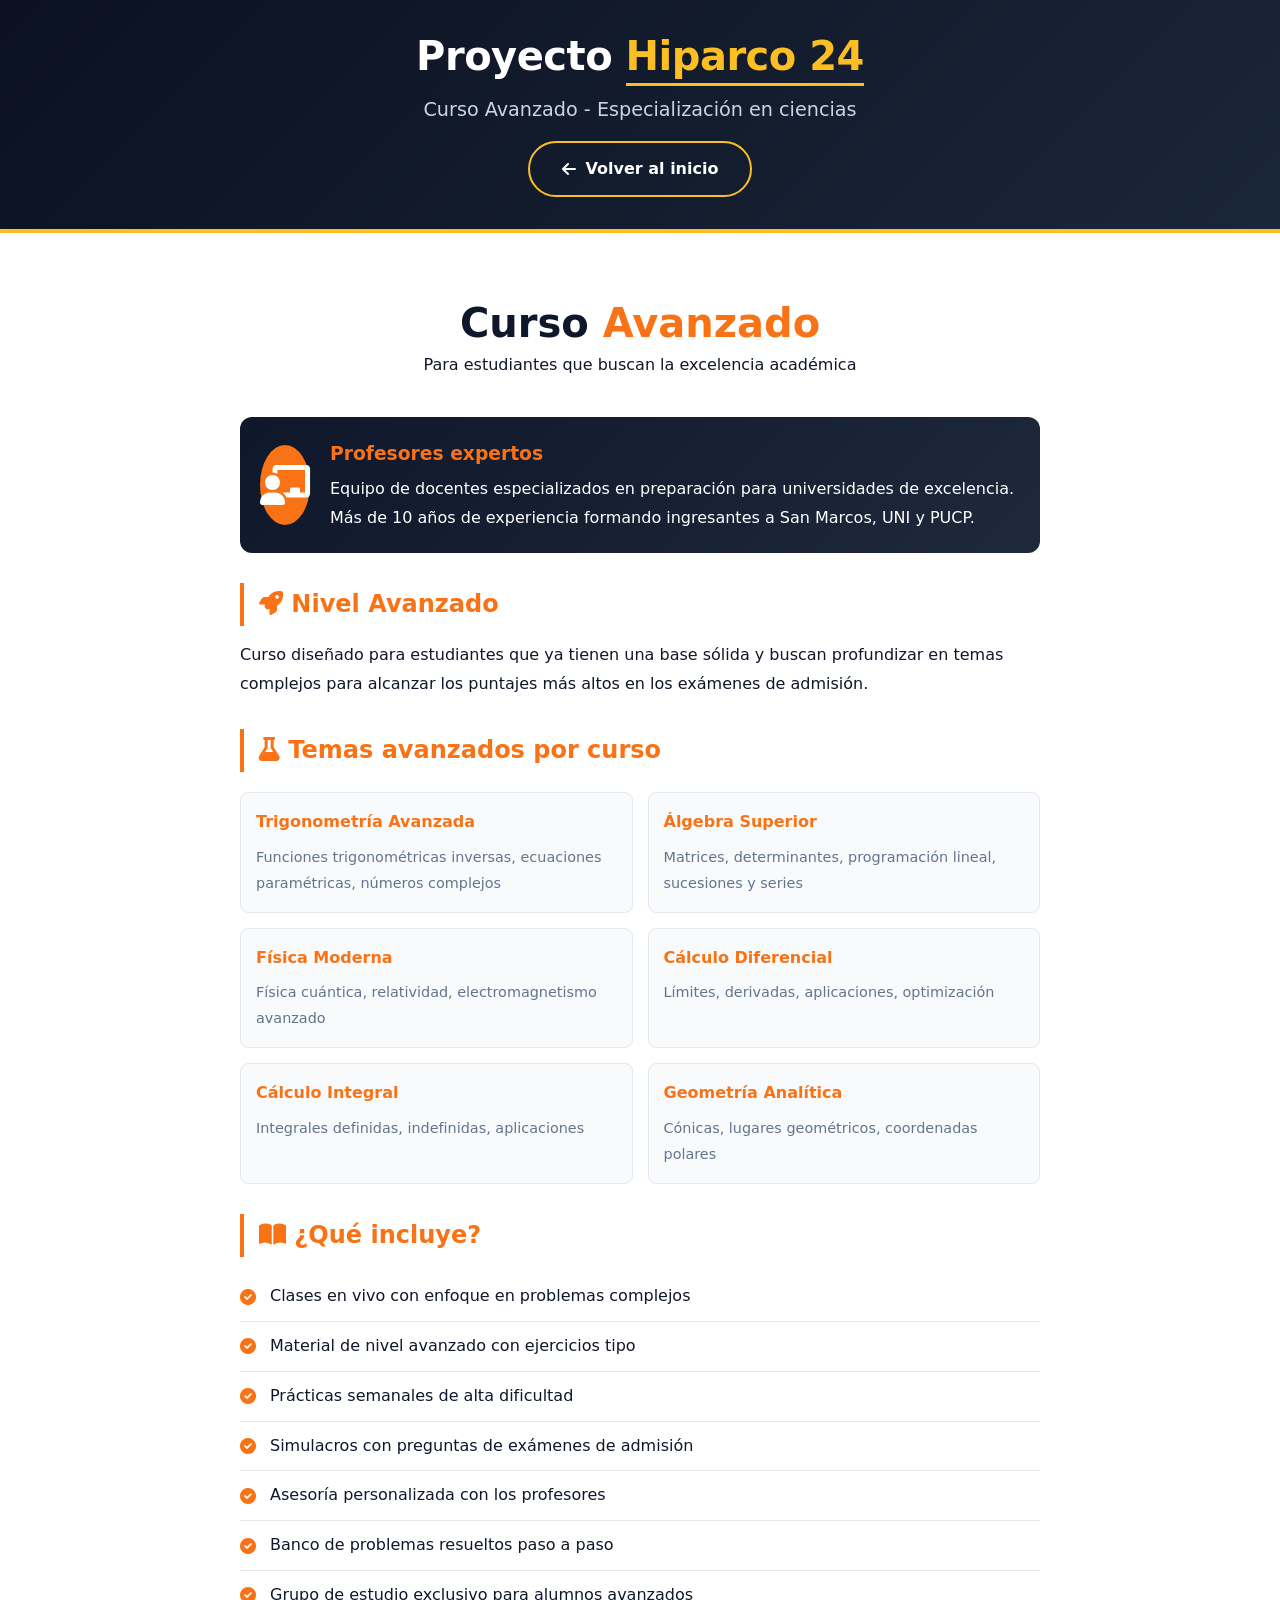
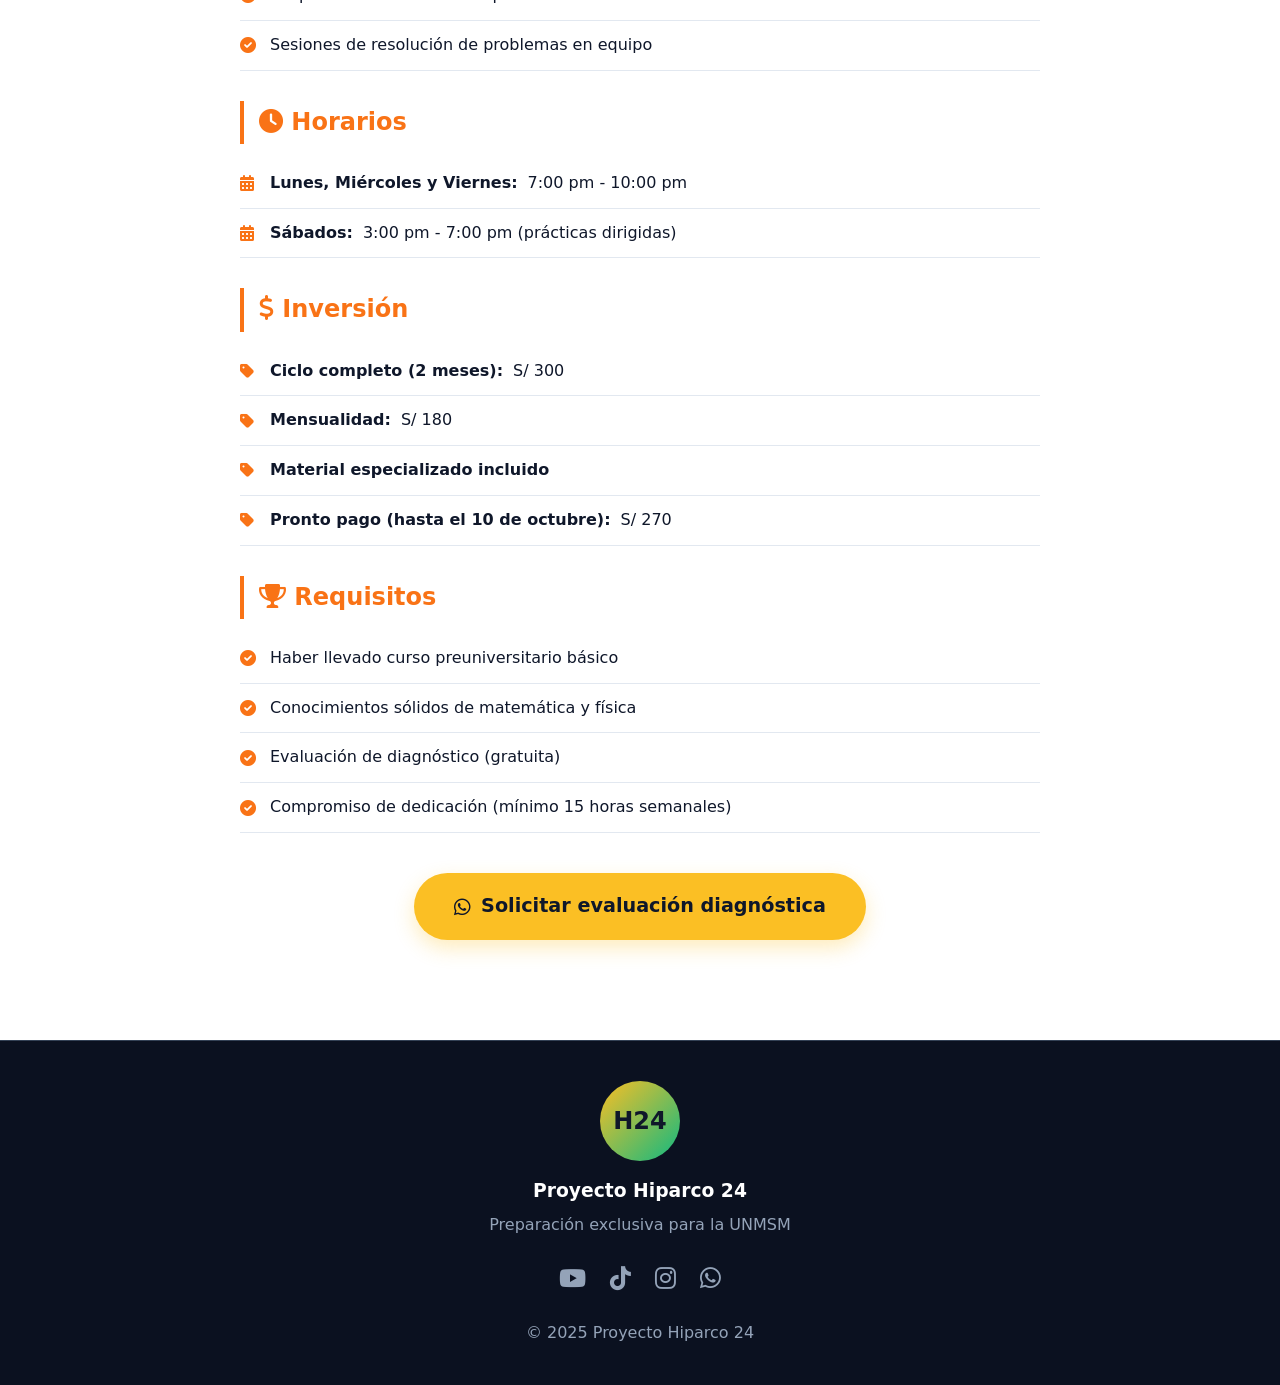
<file: curso-avanzado.html>
<!DOCTYPE html>
<html lang="es">
<head>
    <meta charset="UTF-8">
    <meta name="viewport" content="width=device-width, initial-scale=1.0">
    <title>Curso Avanzado - Proyecto Hiparco 24</title>
    <link rel="stylesheet" href="https://cdnjs.cloudflare.com/ajax/libs/font-awesome/6.0.0-beta3/css/all.min.css">
    <link rel="stylesheet" href="styles.css">
    <style>
        .course-detail {
            padding: 60px 0;
            background: white;
        }
        
        .course-header {
            text-align: center;
            margin-bottom: 40px;
        }
        
        .course-header h1 {
            font-size: 2.5rem;
            color: #0f172a;
        }
        
        .course-header h1 span {
            color: #f97316;
        }
        
        .course-content {
            max-width: 800px;
            margin: 0 auto;
            line-height: 1.8;
        }
        
        .course-content h2 {
            color: #f97316;
            margin: 30px 0 15px;
            border-left: 4px solid #f97316;
            padding-left: 15px;
        }
        
        .course-content ul {
            list-style: none;
            padding: 0;
        }
        
        .course-content li {
            padding: 10px 0;
            border-bottom: 1px solid #e2e8f0;
            display: flex;
            align-items: center;
            gap: 10px;
        }
        
        .course-content li i {
            color: #f97316;
            width: 20px;
        }
        
        .btn-volver {
            display: inline-block;
            margin: 30px 0;
            padding: 12px 30px;
            background: #f97316;
            color: white;
            text-decoration: none;
            border-radius: 30px;
            font-weight: 600;
            transition: all 0.3s ease;
        }
        
        .btn-volver:hover {
            background: #ea580c;
            transform: translateY(-2px);
        }
        
        .topics-grid {
            display: grid;
            grid-template-columns: repeat(2, 1fr);
            gap: 15px;
            margin: 20px 0;
        }
        
        .topic-item {
            background: #f8fafc;
            padding: 15px;
            border-radius: 8px;
            border: 1px solid #e2e8f0;
        }
        
        .topic-item h4 {
            color: #f97316;
            margin-bottom: 8px;
        }
        
        .topic-item p {
            color: #64748b;
            font-size: 0.9rem;
        }
        
        .profesor-card {
            display: flex;
            align-items: center;
            gap: 20px;
            background: linear-gradient(135deg, #0f172a 0%, #1e293b 100%);
            color: white;
            padding: 20px;
            border-radius: 12px;
            margin: 20px 0;
        }
        
        .profesor-icon {
            width: 80px;
            height: 80px;
            background: #f97316;
            border-radius: 50%;
            display: flex;
            align-items: center;
            justify-content: center;
            font-size: 2.5rem;
        }
        
        .profesor-info h3 {
            color: #f97316;
            margin-bottom: 5px;
        }
        
        @media (max-width: 768px) {
            .topics-grid {
                grid-template-columns: 1fr;
            }
            
            .profesor-card {
                flex-direction: column;
                text-align: center;
            }
        }
    </style>
</head>
<body>
    <header class="header">
        <div class="container header-content">
            <h1>Proyecto <span>Hiparco 24</span></h1>
            <p>Curso Avanzado - Especialización en ciencias</p>
            <a href="index.html" class="btn btn-outline"><i class="fas fa-arrow-left"></i> Volver al inicio</a>
        </div>
    </header>

    <section class="course-detail">
        <div class="container">
            <div class="course-header">
                <h1>Curso <span>Avanzado</span></h1>
                <p>Para estudiantes que buscan la excelencia académica</p>
            </div>
            
            <div class="course-content">
                <div class="profesor-card">
                    <div class="profesor-icon"><i class="fas fa-chalkboard-teacher"></i></div>
                    <div class="profesor-info">
                        <h3>Profesores expertos</h3>
                        <p>Equipo de docentes especializados en preparación para universidades de excelencia. Más de 10 años de experiencia formando ingresantes a San Marcos, UNI y PUCP.</p>
                    </div>
                </div>
                
                <h2><i class="fas fa-rocket"></i> Nivel Avanzado</h2>
                <p>Curso diseñado para estudiantes que ya tienen una base sólida y buscan profundizar en temas complejos para alcanzar los puntajes más altos en los exámenes de admisión.</p>
                
                <h2><i class="fas fa-flask"></i> Temas avanzados por curso</h2>
                
                <div class="topics-grid">
                    <div class="topic-item">
                        <h4>Trigonometría Avanzada</h4>
                        <p>Funciones trigonométricas inversas, ecuaciones paramétricas, números complejos</p>
                    </div>
                    <div class="topic-item">
                        <h4>Álgebra Superior</h4>
                        <p>Matrices, determinantes, programación lineal, sucesiones y series</p>
                    </div>
                    <div class="topic-item">
                        <h4>Física Moderna</h4>
                        <p>Física cuántica, relatividad, electromagnetismo avanzado</p>
                    </div>
                    <div class="topic-item">
                        <h4>Cálculo Diferencial</h4>
                        <p>Límites, derivadas, aplicaciones, optimización</p>
                    </div>
                    <div class="topic-item">
                        <h4>Cálculo Integral</h4>
                        <p>Integrales definidas, indefinidas, aplicaciones</p>
                    </div>
                    <div class="topic-item">
                        <h4>Geometría Analítica</h4>
                        <p>Cónicas, lugares geométricos, coordenadas polares</p>
                    </div>
                </div>
                
                <h2><i class="fas fa-book-open"></i> ¿Qué incluye?</h2>
                <ul>
                    <li><i class="fas fa-check-circle"></i> Clases en vivo con enfoque en problemas complejos</li>
                    <li><i class="fas fa-check-circle"></i> Material de nivel avanzado con ejercicios tipo</li>
                    <li><i class="fas fa-check-circle"></i> Prácticas semanales de alta dificultad</li>
                    <li><i class="fas fa-check-circle"></i> Simulacros con preguntas de exámenes de admisión</li>
                    <li><i class="fas fa-check-circle"></i> Asesoría personalizada con los profesores</li>
                    <li><i class="fas fa-check-circle"></i> Banco de problemas resueltos paso a paso</li>
                    <li><i class="fas fa-check-circle"></i> Grupo de estudio exclusivo para alumnos avanzados</li>
                    <li><i class="fas fa-check-circle"></i> Sesiones de resolución de problemas en equipo</li>
                </ul>
                
                <h2><i class="fas fa-clock"></i> Horarios</h2>
                <ul>
                    <li><i class="fas fa-calendar-alt"></i> <strong>Lunes, Miércoles y Viernes:</strong> 7:00 pm - 10:00 pm</li>
                    <li><i class="fas fa-calendar-alt"></i> <strong>Sábados:</strong> 3:00 pm - 7:00 pm (prácticas dirigidas)</li>
                </ul>
                
                <h2><i class="fas fa-dollar-sign"></i> Inversión</h2>
                <ul>
                    <li><i class="fas fa-tag"></i> <strong>Ciclo completo (2 meses):</strong> S/ 300</li>
                    <li><i class="fas fa-tag"></i> <strong>Mensualidad:</strong> S/ 180</li>
                    <li><i class="fas fa-tag"></i> <strong>Material especializado incluido</strong></li>
                    <li><i class="fas fa-tag"></i> <strong>Pronto pago (hasta el 10 de octubre):</strong> S/ 270</li>
                </ul>
                
                <h2><i class="fas fa-trophy"></i> Requisitos</h2>
                <ul>
                    <li><i class="fas fa-check-circle"></i> Haber llevado curso preuniversitario básico</li>
                    <li><i class="fas fa-check-circle"></i> Conocimientos sólidos de matemática y física</li>
                    <li><i class="fas fa-check-circle"></i> Evaluación de diagnóstico (gratuita)</li>
                    <li><i class="fas fa-check-circle"></i> Compromiso de dedicación (mínimo 15 horas semanales)</li>
                </ul>
                
                <div style="text-align: center; margin: 40px 0;">
                    <a href="#" id="contactBtn" class="btn btn-primary" style="padding: 16px 40px; font-size: 1.2rem;"><i class="fab fa-whatsapp"></i> Solicitar evaluación diagnóstica</a>
                </div>
            </div>
        </div>
    </section>

    <footer class="footer">
        <div class="container">
            <div class="footer-logo">H24</div>
            <h3 style="color: white; margin-bottom: 8px;">Proyecto Hiparco 24</h3>
            <p>Preparación exclusiva para la UNMSM</p>
            <div class="social">
                <a href="https://www.youtube.com/@ProyectoHiparco24/featured" target="_blank"><i class="fab fa-youtube"></i></a>
                <a href="#"><i class="fab fa-tiktok"></i></a>
                <a href="#"><i class="fab fa-instagram"></i></a>
                <a href="#"><i class="fab fa-whatsapp"></i></a>
            </div>
            <p style="margin-top: 24px;">&copy; 2025 Proyecto Hiparco 24</p>
        </div>
    </footer>

    <script src="script.js"></script>
</body>
</html>
</file>
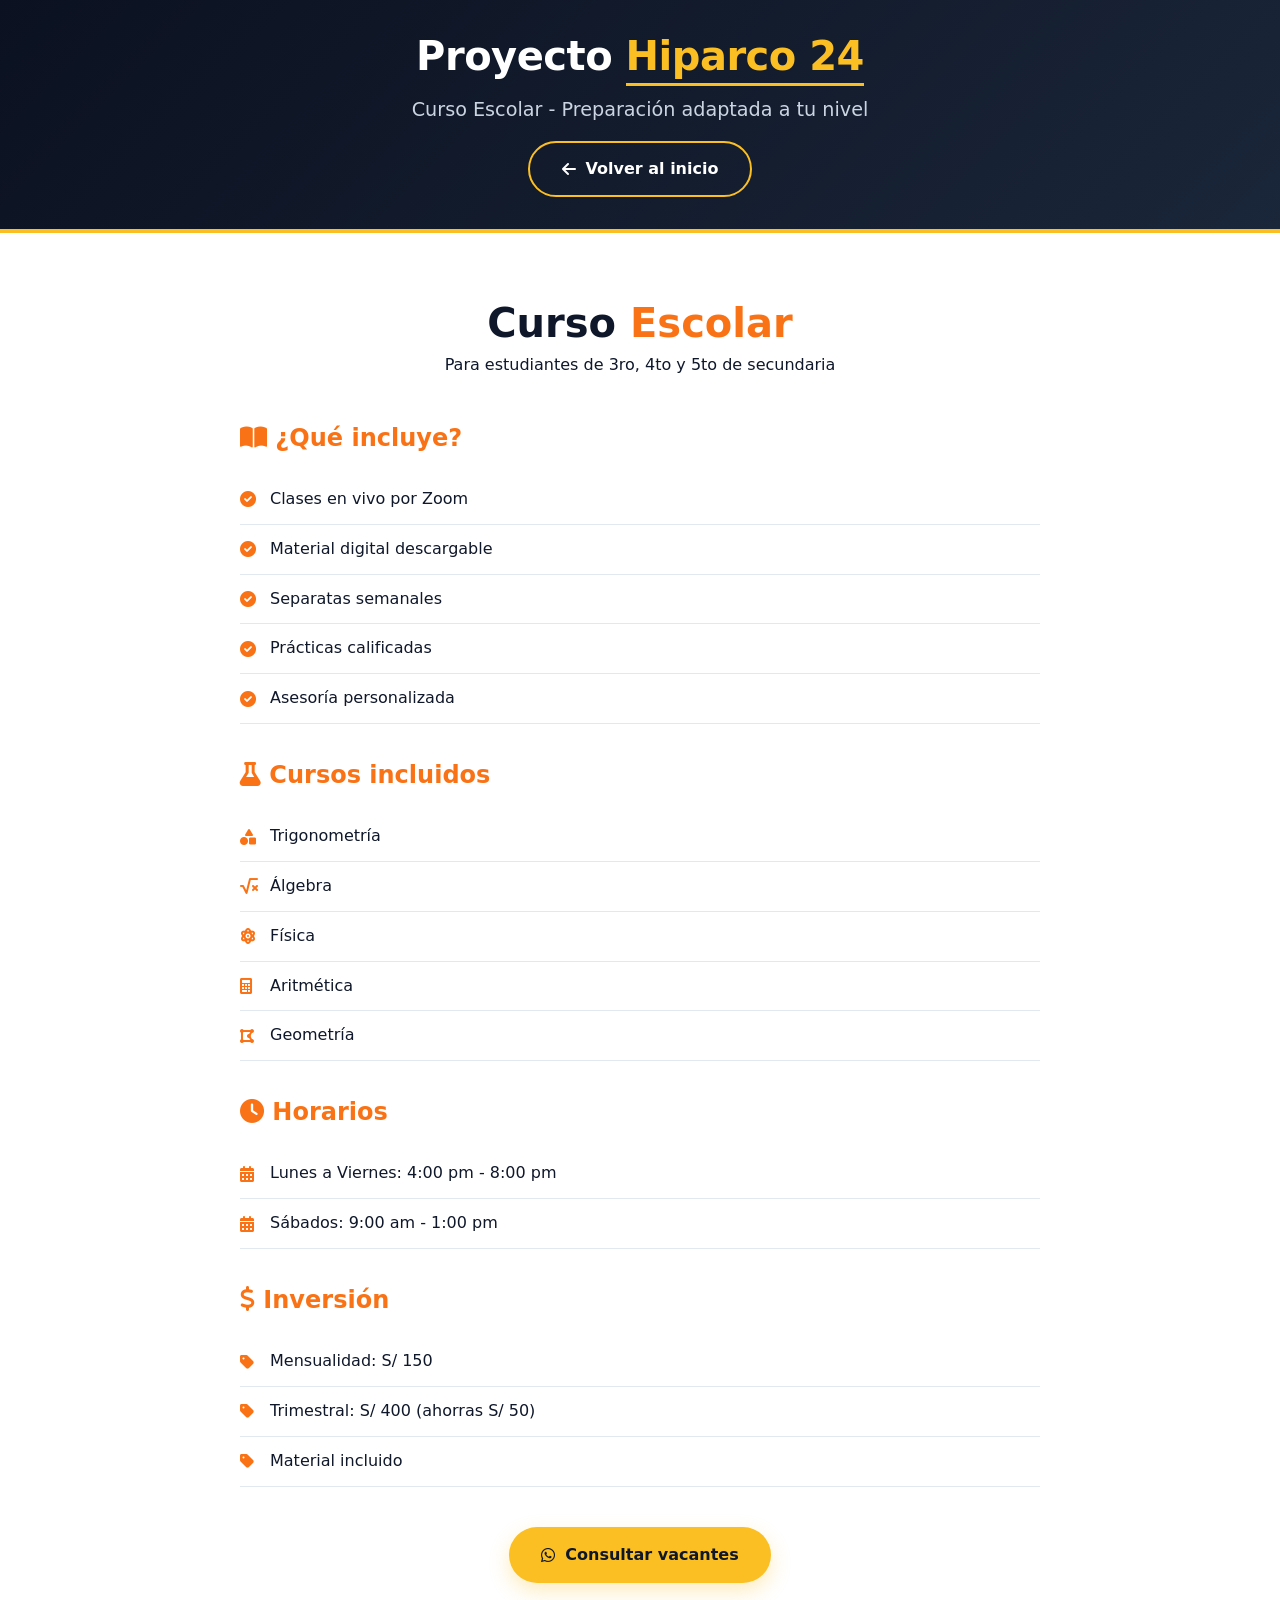
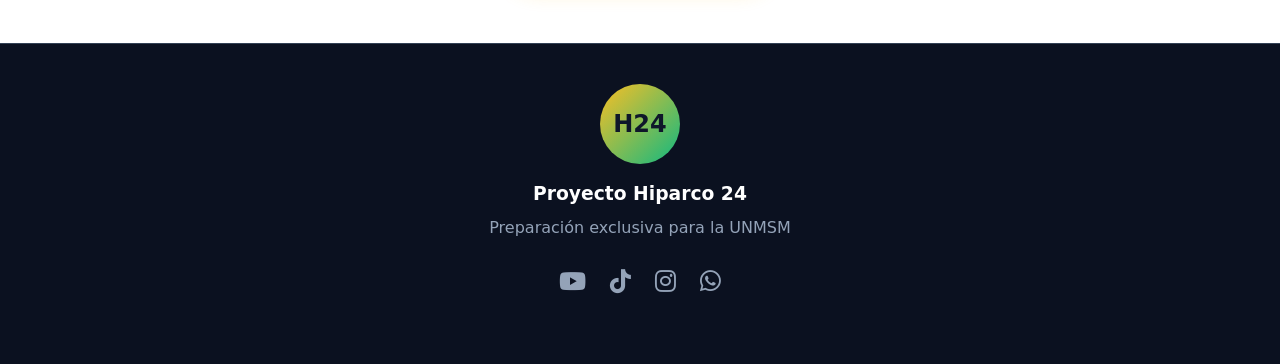
<file: curso-escolar.html>
<!DOCTYPE html>
<html lang="es">
<head>
    <meta charset="UTF-8">
    <meta name="viewport" content="width=device-width, initial-scale=1.0">
    <title>Curso Escolar - Proyecto Hiparco 24</title>
    <link rel="stylesheet" href="https://cdnjs.cloudflare.com/ajax/libs/font-awesome/6.0.0-beta3/css/all.min.css">
    <link rel="stylesheet" href="styles.css">
    <style>
        .course-detail {
            padding: 60px 0;
            background: white;
        }
        
        .course-header {
            text-align: center;
            margin-bottom: 40px;
        }
        
        .course-header h1 {
            font-size: 2.5rem;
            color: #0f172a;
        }
        
        .course-header h1 span {
            color: #f97316;
        }
        
        .course-content {
            max-width: 800px;
            margin: 0 auto;
            line-height: 1.8;
        }
        
        .course-content h2 {
            color: #f97316;
            margin: 30px 0 15px;
        }
        
        .course-content ul {
            list-style: none;
            padding: 0;
        }
        
        .course-content li {
            padding: 10px 0;
            border-bottom: 1px solid #e2e8f0;
            display: flex;
            align-items: center;
            gap: 10px;
        }
        
        .course-content li i {
            color: #f97316;
            width: 20px;
        }
        
        .btn-volver {
            display: inline-block;
            margin: 30px 0;
            padding: 12px 30px;
            background: #f97316;
            color: white;
            text-decoration: none;
            border-radius: 30px;
            font-weight: 600;
            transition: all 0.3s ease;
        }
        
        .btn-volver:hover {
            background: #ea580c;
            transform: translateY(-2px);
        }
    </style>
</head>
<body>
    <header class="header">
        <div class="container header-content">
            <h1>Proyecto <span>Hiparco 24</span></h1>
            <p>Curso Escolar - Preparación adaptada a tu nivel</p>
            <a href="index.html" class="btn btn-outline"><i class="fas fa-arrow-left"></i> Volver al inicio</a>
        </div>
    </header>

    <section class="course-detail">
        <div class="container">
            <div class="course-header">
                <h1>Curso <span>Escolar</span></h1>
                <p>Para estudiantes de 3ro, 4to y 5to de secundaria</p>
            </div>
            
            <div class="course-content">
                <h2><i class="fas fa-book-open"></i> ¿Qué incluye?</h2>
                <ul>
                    <li><i class="fas fa-check-circle"></i> Clases en vivo por Zoom</li>
                    <li><i class="fas fa-check-circle"></i> Material digital descargable</li>
                    <li><i class="fas fa-check-circle"></i> Separatas semanales</li>
                    <li><i class="fas fa-check-circle"></i> Prácticas calificadas</li>
                    <li><i class="fas fa-check-circle"></i> Asesoría personalizada</li>
                </ul>
                
                <h2><i class="fas fa-flask"></i> Cursos incluidos</h2>
                <ul>
                    <li><i class="fas fa-shapes"></i> Trigonometría</li>
                    <li><i class="fas fa-square-root-alt"></i> Álgebra</li>
                    <li><i class="fas fa-atom"></i> Física</li>
                    <li><i class="fas fa-calculator"></i> Aritmética</li>
                    <li><i class="fas fa-draw-polygon"></i> Geometría</li>
                </ul>
                
                <h2><i class="fas fa-clock"></i> Horarios</h2>
                <ul>
                    <li><i class="fas fa-calendar-alt"></i> Lunes a Viernes: 4:00 pm - 8:00 pm</li>
                    <li><i class="fas fa-calendar-alt"></i> Sábados: 9:00 am - 1:00 pm</li>
                </ul>
                
                <h2><i class="fas fa-dollar-sign"></i> Inversión</h2>
                <ul>
                    <li><i class="fas fa-tag"></i> Mensualidad: S/ 150</li>
                    <li><i class="fas fa-tag"></i> Trimestral: S/ 400 (ahorras S/ 50)</li>
                    <li><i class="fas fa-tag"></i> Material incluido</li>
                </ul>
                
                <div style="text-align: center; margin-top: 40px;">
                    <a href="#" id="contactBtn" class="btn btn-primary"><i class="fab fa-whatsapp"></i> Consultar vacantes</a>
                </div>
            </div>
        </div>
    </section>

    <footer class="footer">
        <div class="container">
            <div class="footer-logo">H24</div>
            <h3 style="color: white; margin-bottom: 8px;">Proyecto Hiparco 24</h3>
            <p>Preparación exclusiva para la UNMSM</p>
            <div class="social">
                <a href="https://www.youtube.com/@ProyectoHiparco24/featured" target="_blank"><i class="fab fa-youtube"></i></a>
                <a href="#"><i class="fab fa-tiktok"></i></a>
                <a href="#"><i class="fab fa-instagram"></i></a>
                <a href="#"><i class="fab fa-whatsapp"></i></a>
            </div>
        </div>
    </footer>

    <script src="script.js"></script>
</body>
</html>
</file>
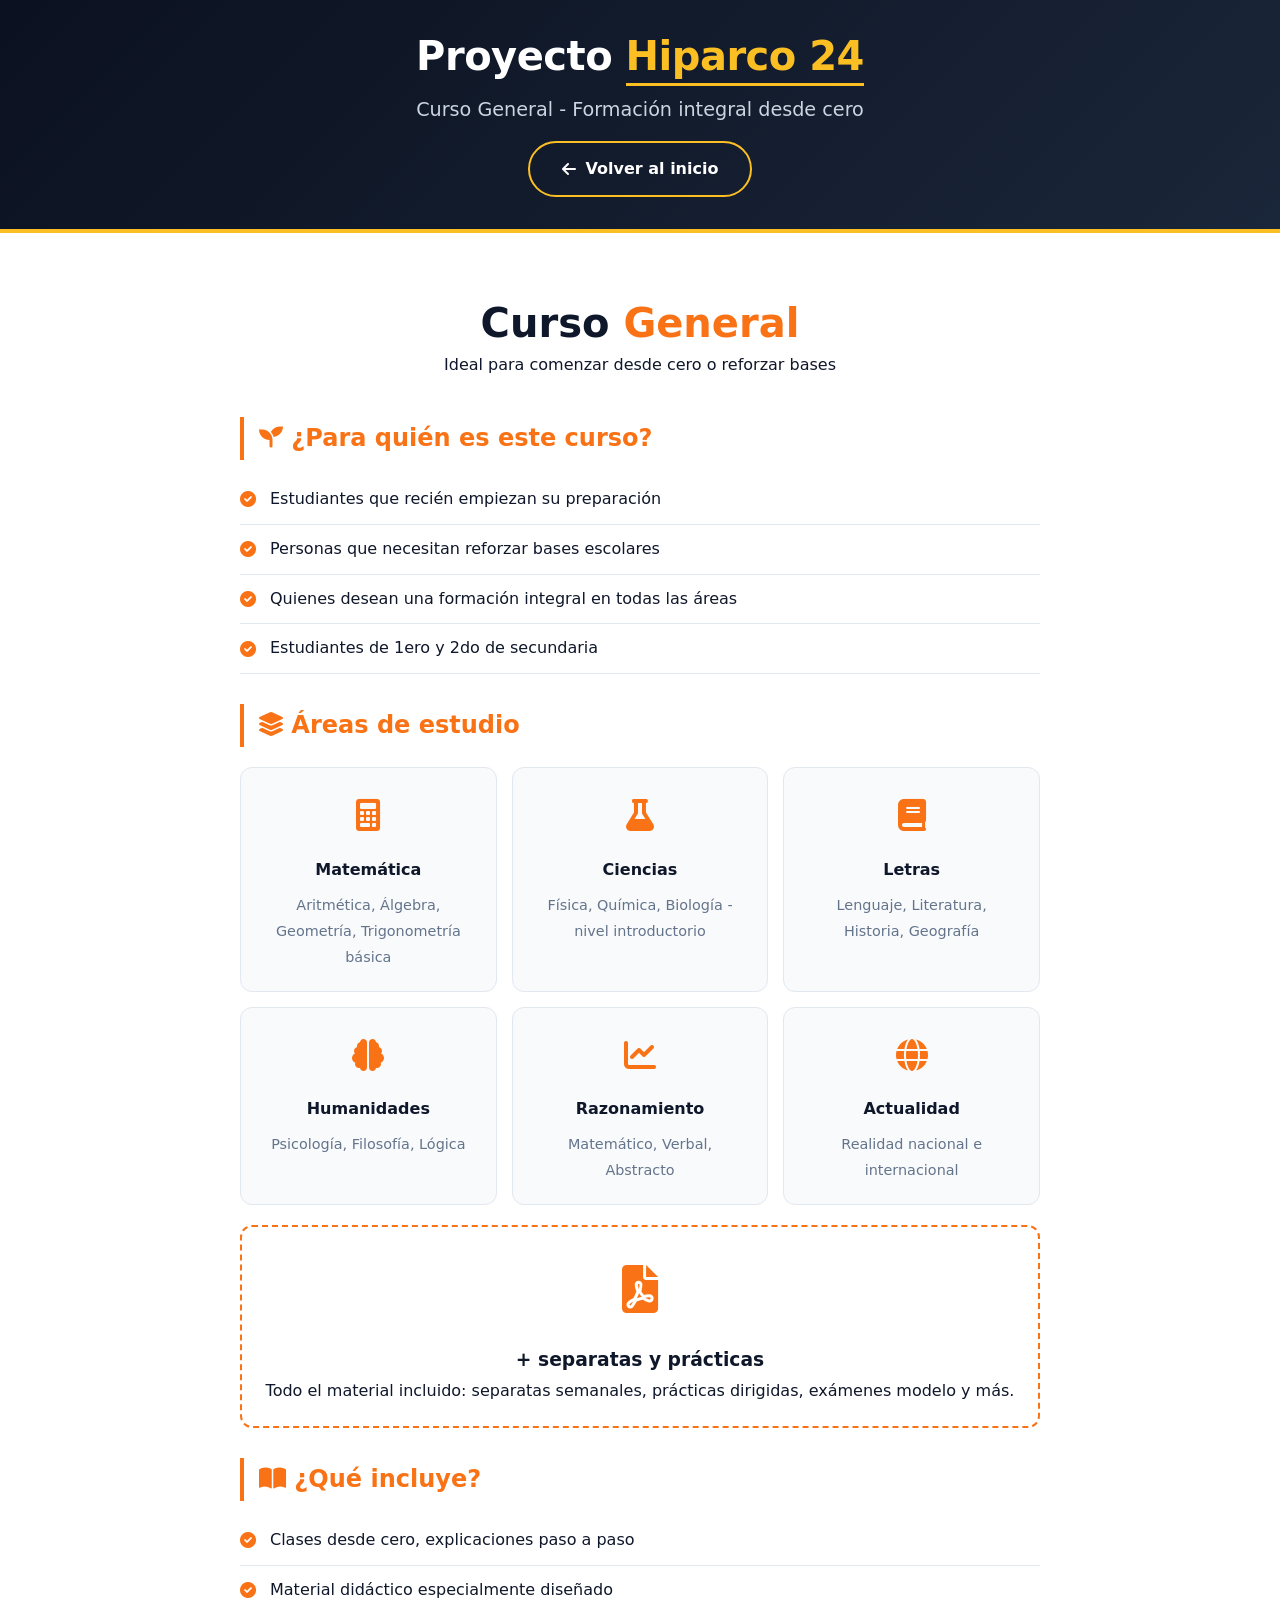
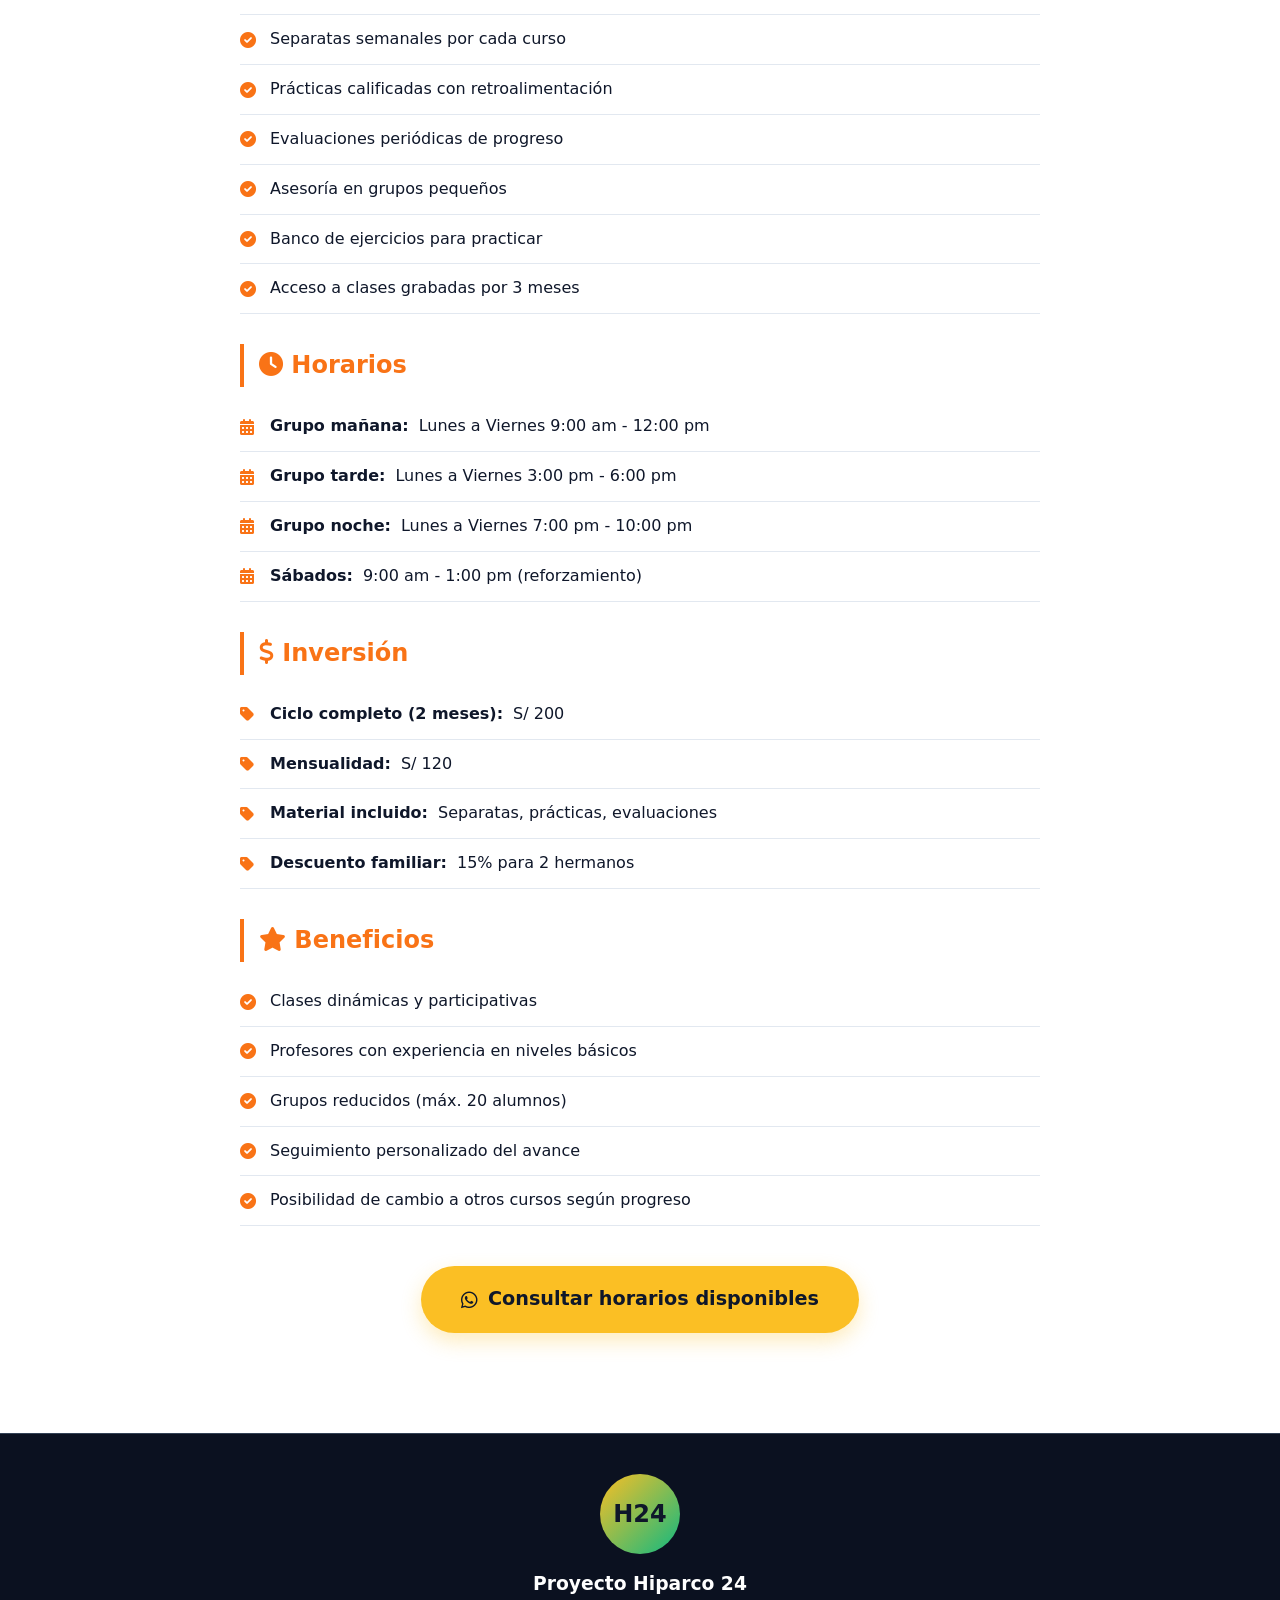
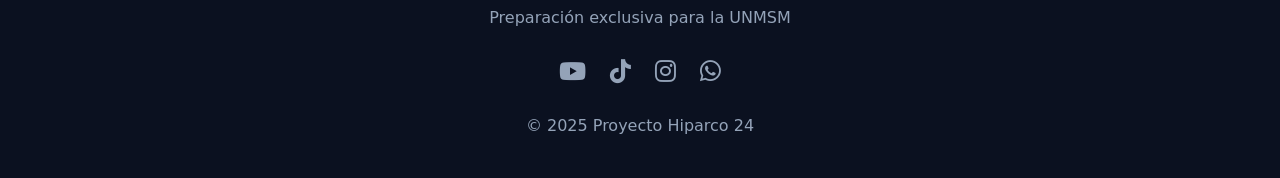
<file: curso-general.html>
<!DOCTYPE html>
<html lang="es">
<head>
    <meta charset="UTF-8">
    <meta name="viewport" content="width=device-width, initial-scale=1.0">
    <title>Curso General - Proyecto Hiparco 24</title>
    <link rel="stylesheet" href="https://cdnjs.cloudflare.com/ajax/libs/font-awesome/6.0.0-beta3/css/all.min.css">
    <link rel="stylesheet" href="styles.css">
    <style>
        .course-detail {
            padding: 60px 0;
            background: white;
        }
        
        .course-header {
            text-align: center;
            margin-bottom: 40px;
        }
        
        .course-header h1 {
            font-size: 2.5rem;
            color: #0f172a;
        }
        
        .course-header h1 span {
            color: #f97316;
        }
        
        .course-content {
            max-width: 800px;
            margin: 0 auto;
            line-height: 1.8;
        }
        
        .course-content h2 {
            color: #f97316;
            margin: 30px 0 15px;
            border-left: 4px solid #f97316;
            padding-left: 15px;
        }
        
        .course-content ul {
            list-style: none;
            padding: 0;
        }
        
        .course-content li {
            padding: 10px 0;
            border-bottom: 1px solid #e2e8f0;
            display: flex;
            align-items: center;
            gap: 10px;
        }
        
        .course-content li i {
            color: #f97316;
            width: 20px;
        }
        
        .btn-volver {
            display: inline-block;
            margin: 30px 0;
            padding: 12px 30px;
            background: #f97316;
            color: white;
            text-decoration: none;
            border-radius: 30px;
            font-weight: 600;
            transition: all 0.3s ease;
        }
        
        .btn-volver:hover {
            background: #ea580c;
            transform: translateY(-2px);
        }
        
        .areas-grid {
            display: grid;
            grid-template-columns: repeat(3, 1fr);
            gap: 15px;
            margin: 20px 0;
        }
        
        .area-item {
            background: #f8fafc;
            padding: 20px;
            border-radius: 12px;
            text-align: center;
            border: 1px solid #e2e8f0;
            transition: all 0.3s ease;
        }
        
        .area-item:hover {
            border-color: #f97316;
            transform: translateY(-3px);
        }
        
        .area-icon {
            font-size: 2rem;
            color: #f97316;
            margin-bottom: 10px;
        }
        
        .area-item h4 {
            color: #0f172a;
            margin-bottom: 8px;
        }
        
        .area-item p {
            color: #64748b;
            font-size: 0.9rem;
        }
        
        .material-card {
            background: white;
            border: 2px dashed #f97316;
            border-radius: 12px;
            padding: 20px;
            text-align: center;
            margin: 20px 0;
        }
        
        .material-icon {
            font-size: 3rem;
            color: #f97316;
            margin-bottom: 10px;
        }
        
        @media (max-width: 768px) {
            .areas-grid {
                grid-template-columns: 1fr;
            }
        }
    </style>
</head>
<body>
    <header class="header">
        <div class="container header-content">
            <h1>Proyecto <span>Hiparco 24</span></h1>
            <p>Curso General - Formación integral desde cero</p>
            <a href="index.html" class="btn btn-outline"><i class="fas fa-arrow-left"></i> Volver al inicio</a>
        </div>
    </header>

    <section class="course-detail">
        <div class="container">
            <div class="course-header">
                <h1>Curso <span>General</span></h1>
                <p>Ideal para comenzar desde cero o reforzar bases</p>
            </div>
            
            <div class="course-content">
                <h2><i class="fas fa-seedling"></i> ¿Para quién es este curso?</h2>
                <ul>
                    <li><i class="fas fa-check-circle"></i> Estudiantes que recién empiezan su preparación</li>
                    <li><i class="fas fa-check-circle"></i> Personas que necesitan reforzar bases escolares</li>
                    <li><i class="fas fa-check-circle"></i> Quienes desean una formación integral en todas las áreas</li>
                    <li><i class="fas fa-check-circle"></i> Estudiantes de 1ero y 2do de secundaria</li>
                </ul>
                
                <h2><i class="fas fa-layer-group"></i> Áreas de estudio</h2>
                
                <div class="areas-grid">
                    <div class="area-item">
                        <div class="area-icon"><i class="fas fa-calculator"></i></div>
                        <h4>Matemática</h4>
                        <p>Aritmética, Álgebra, Geometría, Trigonometría básica</p>
                    </div>
                    <div class="area-item">
                        <div class="area-icon"><i class="fas fa-flask"></i></div>
                        <h4>Ciencias</h4>
                        <p>Física, Química, Biología - nivel introductorio</p>
                    </div>
                    <div class="area-item">
                        <div class="area-icon"><i class="fas fa-book"></i></div>
                        <h4>Letras</h4>
                        <p>Lenguaje, Literatura, Historia, Geografía</p>
                    </div>
                    <div class="area-item">
                        <div class="area-icon"><i class="fas fa-brain"></i></div>
                        <h4>Humanidades</h4>
                        <p>Psicología, Filosofía, Lógica</p>
                    </div>
                    <div class="area-item">
                        <div class="area-icon"><i class="fas fa-chart-line"></i></div>
                        <h4>Razonamiento</h4>
                        <p>Matemático, Verbal, Abstracto</p>
                    </div>
                    <div class="area-item">
                        <div class="area-icon"><i class="fas fa-globe"></i></div>
                        <h4>Actualidad</h4>
                        <p>Realidad nacional e internacional</p>
                    </div>
                </div>
                
                <div class="material-card">
                    <div class="material-icon"><i class="fas fa-file-pdf"></i></div>
                    <h3>+ separatas y prácticas</h3>
                    <p>Todo el material incluido: separatas semanales, prácticas dirigidas, exámenes modelo y más.</p>
                </div>
                
                <h2><i class="fas fa-book-open"></i> ¿Qué incluye?</h2>
                <ul>
                    <li><i class="fas fa-check-circle"></i> Clases desde cero, explicaciones paso a paso</li>
                    <li><i class="fas fa-check-circle"></i> Material didáctico especialmente diseñado</li>
                    <li><i class="fas fa-check-circle"></i> Separatas semanales por cada curso</li>
                    <li><i class="fas fa-check-circle"></i> Prácticas calificadas con retroalimentación</li>
                    <li><i class="fas fa-check-circle"></i> Evaluaciones periódicas de progreso</li>
                    <li><i class="fas fa-check-circle"></i> Asesoría en grupos pequeños</li>
                    <li><i class="fas fa-check-circle"></i> Banco de ejercicios para practicar</li>
                    <li><i class="fas fa-check-circle"></i> Acceso a clases grabadas por 3 meses</li>
                </ul>
                
                <h2><i class="fas fa-clock"></i> Horarios</h2>
                <ul>
                    <li><i class="fas fa-calendar-alt"></i> <strong>Grupo mañana:</strong> Lunes a Viernes 9:00 am - 12:00 pm</li>
                    <li><i class="fas fa-calendar-alt"></i> <strong>Grupo tarde:</strong> Lunes a Viernes 3:00 pm - 6:00 pm</li>
                    <li><i class="fas fa-calendar-alt"></i> <strong>Grupo noche:</strong> Lunes a Viernes 7:00 pm - 10:00 pm</li>
                    <li><i class="fas fa-calendar-alt"></i> <strong>Sábados:</strong> 9:00 am - 1:00 pm (reforzamiento)</li>
                </ul>
                
                <h2><i class="fas fa-dollar-sign"></i> Inversión</h2>
                <ul>
                    <li><i class="fas fa-tag"></i> <strong>Ciclo completo (2 meses):</strong> S/ 200</li>
                    <li><i class="fas fa-tag"></i> <strong>Mensualidad:</strong> S/ 120</li>
                    <li><i class="fas fa-tag"></i> <strong>Material incluido:</strong> Separatas, prácticas, evaluaciones</li>
                    <li><i class="fas fa-tag"></i> <strong>Descuento familiar:</strong> 15% para 2 hermanos</li>
                </ul>
                
                <h2><i class="fas fa-star"></i> Beneficios</h2>
                <ul>
                    <li><i class="fas fa-check-circle"></i> Clases dinámicas y participativas</li>
                    <li><i class="fas fa-check-circle"></i> Profesores con experiencia en niveles básicos</li>
                    <li><i class="fas fa-check-circle"></i> Grupos reducidos (máx. 20 alumnos)</li>
                    <li><i class="fas fa-check-circle"></i> Seguimiento personalizado del avance</li>
                    <li><i class="fas fa-check-circle"></i> Posibilidad de cambio a otros cursos según progreso</li>
                </ul>
                
                <div style="text-align: center; margin: 40px 0;">
                    <a href="#" id="contactBtn" class="btn btn-primary" style="padding: 16px 40px; font-size: 1.2rem;"><i class="fab fa-whatsapp"></i> Consultar horarios disponibles</a>
                </div>
            </div>
        </div>
    </section>

    <footer class="footer">
        <div class="container">
            <div class="footer-logo">H24</div>
            <h3 style="color: white; margin-bottom: 8px;">Proyecto Hiparco 24</h3>
            <p>Preparación exclusiva para la UNMSM</p>
            <div class="social">
                <a href="https://www.youtube.com/@ProyectoHiparco24/featured" target="_blank"><i class="fab fa-youtube"></i></a>
                <a href="#"><i class="fab fa-tiktok"></i></a>
                <a href="#"><i class="fab fa-instagram"></i></a>
                <a href="#"><i class="fab fa-whatsapp"></i></a>
            </div>
            <p style="margin-top: 24px;">&copy; 2025 Proyecto Hiparco 24</p>
        </div>
    </footer>

    <script src="script.js"></script>
</body>
</html>
</file>
<file: styles.css>
/* ===== VARIABLES GLOBALES ===== */
:root {
    --primary: #FBBF24;      /* Dorado principal */
    --primary-dark: #F59E0B;  /* Dorado oscuro */
    --secondary: #10B981;     /* Verde principal */
    --secondary-dark: #059669; /* Verde oscuro */
    --dark-bg: #0f172a;
    --darker-bg: #0b1120;
    --card-bg: #1e293b;
    --light-bg: #f8fafc;
    --text-light: #94a3b8;
    --text-dark: #334155;
    --border: #e2e8f0;
    --border-dark: #334155;
    --shadow-sm: 0 4px 6px -2px rgba(0, 0, 0, 0.05);
    --shadow-md: 0 20px 25px -5px rgba(0, 0, 0, 0.05);
    --shadow-lg: 0 20px 25px -5px rgba(251, 191, 36, 0.2);  /* Dorado en sombra */
    --transition: all 0.3s ease;
    --container: 1200px;
}

/* ===== RESET & BASE ===== */
* {
    margin: 0;
    padding: 0;
    box-sizing: border-box;
    font-family: 'Inter', system-ui, sans-serif;
}

body {
    background: var(--light-bg);
    color: var(--dark-bg);
    line-height: 1.5;
}

::selection {
    background: var(--primary);
    color: var(--dark-bg);
}

.container {
    max-width: var(--container);
    margin: 0 auto;
    padding: 0 24px;
}

/* ===== UTILIDADES ===== */
.section-title {
    font-size: 2rem;
    font-weight: 700;
    text-align: center;
    margin-bottom: 48px;
    color: var(--dark-bg);
}

.section-title span {
    color: var(--primary);
    position: relative;
}

.section-title span::after {
    content: '';
    position: absolute;
    bottom: -8px;
    left: 0;
    width: 100%;
    height: 3px;
    background: var(--primary);
    border-radius: 3px;
}

/* ===== BOTONES ===== */
.btn-group {
    display: flex;
    flex-wrap: wrap;
    gap: 16px;
    justify-content: center;
    margin-top: 16px;
}

.btn {
    display: inline-flex;
    align-items: center;
    gap: 10px;
    padding: 14px 32px;
    border-radius: 60px;
    font-weight: 600;
    font-size: 1rem;
    text-decoration: none;
    transition: var(--transition);
    cursor: pointer;
    border: none;
}

.btn-primary {
    background: var(--primary);
    color: var(--dark-bg);
    box-shadow: 0 8px 20px rgba(251, 191, 36, 0.3);
}

.btn-primary:hover {
    background: var(--primary-dark);
    transform: translateY(-2px);
    box-shadow: 0 12px 24px rgba(251, 191, 36, 0.4);
}

.btn-secondary {
    background: var(--secondary);
    color: white;
    box-shadow: 0 8px 20px rgba(16, 185, 129, 0.3);
}

.btn-secondary:hover {
    background: var(--secondary-dark);
    transform: translateY(-2px);
    box-shadow: 0 12px 24px rgba(16, 185, 129, 0.4);
}

.btn-outline {
    background: transparent;
    color: white;
    border: 2px solid var(--primary);
}

.btn-outline:hover {
    background: var(--primary);
    border-color: var(--primary);
    color: var(--dark-bg);
    transform: translateY(-2px);
}

.btn-block {
    width: 100%;
    justify-content: center;
    margin-top: 16px;
}

/* ===== HEADER ===== */
.header {
    background: linear-gradient(135deg, var(--darker-bg) 0%, #1a2639 100%);
    color: white;
    padding: 32px 0;
    border-bottom: 4px solid var(--primary);
}

.header-content {
    display: flex;
    flex-direction: column;
    align-items: center;
    text-align: center;
    gap: 16px;
}

.header h1 {
    font-size: clamp(2rem, 5vw, 2.5rem);
    font-weight: 700;
    letter-spacing: -0.5px;
    line-height: 1.2;
}

.header h1 span {
    color: var(--primary);
    border-bottom: 3px solid var(--primary);
    padding-bottom: 4px;
}

.header p {
    font-size: 1.2rem;
    color: #cbd5e1;
    max-width: 600px;
}

/* ===== CARDS GENÉRICAS ===== */
.info-grid, .info-grid-2x2 {
    display: grid;
    gap: 32px;
    margin: 0 auto;
}

.info-grid {
    grid-template-columns: repeat(auto-fit, minmax(280px, 1fr));
}

.info-grid-2x2 {
    grid-template-columns: repeat(2, 1fr);
    max-width: 900px;
}

.info-card {
    background: var(--light-bg);
    border-radius: 24px;
    padding: 32px 24px;
    text-align: center;
    transition: var(--transition);
    border: 1px solid var(--border);
    box-shadow: var(--shadow-sm);
    height: 100%;
}

.info-card:hover {
    transform: translateY(-6px);
    box-shadow: 0 20px 25px -5px rgba(251, 191, 36, 0.1);
    border-color: var(--primary);
}

.info-icon {
    background: linear-gradient(135deg, var(--primary), var(--secondary));
    width: 64px;
    height: 64px;
    border-radius: 50%;
    display: flex;
    align-items: center;
    justify-content: center;
    margin: 0 auto 24px;
    color: var(--dark-bg);
    font-size: 28px;
}

.info-card h3 {
    font-size: 1.4rem;
    margin-bottom: 12px;
}

.info-card p {
    color: var(--text-dark);
}

.highlight {
    font-weight: 700;
    color: var(--secondary);
    font-size: 1.1rem;
    margin-top: 16px;
}

/* ===== CURSOS ===== */
.courses-section {
    padding: 60px 0;
    background: linear-gradient(to bottom, var(--light-bg), white);
}

.courses-grid, .courses-grid-7 {
    display: grid;
    gap: 24px;
    margin: 0 auto;
}

.courses-grid {
    grid-template-columns: repeat(2, 1fr);
    max-width: 900px;
}

.courses-grid-7 {
    grid-template-columns: repeat(4, 1fr);
    max-width: 1100px;
}

.course-hover-card {
    position: relative;
    width: 100%;
}

.course-item {
    background: white;
    border-radius: 16px;
    padding: 20px 16px;
    display: flex;
    align-items: center;
    gap: 12px;
    box-shadow: 0 2px 4px rgba(0,0,0,0.02);
    border: 2px solid var(--border);
    transition: var(--transition);
    cursor: pointer;
    position: relative;
    z-index: 2;
}

.course-item:hover {
    border-color: var(--primary);
    background: #fffbeb;
    transform: translateY(-2px);
    box-shadow: 0 10px 15px -3px rgba(251, 191, 36, 0.2);
}

.course-icon {
    background: var(--dark-bg);
    color: var(--primary);
    width: 42px;
    height: 42px;
    border-radius: 10px;
    display: flex;
    align-items: center;
    justify-content: center;
    font-size: 20px;
    transition: var(--transition);
    flex-shrink: 0;
}

.course-item:hover .course-icon {
    background: linear-gradient(135deg, var(--primary), var(--secondary));
    color: var(--dark-bg);
}

.course-item span {
    font-weight: 600;
    font-size: 1rem;
    flex-grow: 1;
}

.hover-indicator {
    margin-left: auto;
    color: var(--text-light);
    transition: var(--transition);
    font-size: 0.8rem;
}

.course-item:hover .hover-indicator {
    color: var(--primary);
    transform: rotate(180deg);
}

/* Panel de temas */
.course-topics {
    position: absolute;
    top: 100%;
    left: 0;
    right: 0;
    background: white;
    border: 2px solid var(--secondary);
    border-top: none;
    border-radius: 0 0 16px 16px;
    padding: 16px;
    opacity: 0;
    visibility: hidden;
    transform: translateY(-10px);
    transition: var(--transition);
    z-index: 10;
    box-shadow: var(--shadow-lg);
    pointer-events: none;
}

.course-hover-card:hover .course-topics {
    opacity: 1;
    visibility: visible;
    transform: translateY(0);
    pointer-events: auto;
}

.course-topics ul {
    list-style: none;
    margin: 0;
    padding: 0;
}

.course-topics li {
    padding: 6px 10px;
    border-bottom: 1px solid var(--border);
    color: var(--text-dark);
    font-size: 0.85rem;
    transition: var(--transition);
}

.course-topics li:last-child {
    border-bottom: none;
}

.course-topics li:hover {
    background: #ecfdf5;
    color: var(--secondary);
    padding-left: 16px;
}

.empty-card {
    visibility: hidden;
    height: 0;
    pointer-events: none;
}

/* ===== VIDEOS ===== */
.videos-section {
    padding: 60px 0;
    background: var(--dark-bg);
    color: white;
}

.videos-section .section-title {
    color: white;
}

.video-tabs {
    display: flex;
    justify-content: center;
    gap: 16px;
    margin-bottom: 32px;
    flex-wrap: wrap;
}

.tab-btn {
    background: transparent;
    border: 2px solid var(--border-dark);
    color: var(--text-light);
    padding: 12px 32px;
    border-radius: 40px;
    font-size: 1rem;
    font-weight: 600;
    cursor: pointer;
    transition: var(--transition);
}

.tab-btn:hover {
    border-color: var(--primary);
    color: var(--primary);
}

.tab-btn.active {
    background: var(--primary);
    border-color: var(--primary);
    color: var(--dark-bg);
}

.videos-grid {
    display: none;
    grid-template-columns: repeat(auto-fit, minmax(280px, 1fr));
    gap: 24px;
    margin-top: 20px;
}

.videos-grid.active {
    display: grid;
}

.video-card {
    background: var(--card-bg);
    border-radius: 20px;
    overflow: hidden;
    border: 1px solid var(--border-dark);
    transition: var(--transition);
    cursor: pointer;
    text-decoration: none;
    color: white;
    display: block;
}

.video-card:hover {
    transform: translateY(-8px) scale(1.02);
    border-color: var(--secondary);
    box-shadow: 0 20px 25px -5px rgba(16, 185, 129, 0.2);
}

.video-thumb {
    position: relative;
    overflow: hidden;
    aspect-ratio: 16/9;
}

.video-thumb img {
    width: 100%;
    height: 100%;
    object-fit: cover;
    transition: transform 0.5s ease;
}

.video-card:hover .video-thumb img {
    transform: scale(1.1);
}

.video-thumb::after {
    content: "▶";
    position: absolute;
    top: 50%;
    left: 50%;
    transform: translate(-50%, -50%);
    background: var(--secondary);
    color: white;
    width: 50px;
    height: 50px;
    border-radius: 50%;
    display: flex;
    align-items: center;
    justify-content: center;
    font-size: 20px;
    opacity: 0;
    transition: opacity 0.3s ease;
    z-index: 2;
}

.video-card:hover .video-thumb::after {
    opacity: 1;
}

.video-info {
    padding: 16px;
}

.video-info h4 {
    font-size: 1rem;
    margin-bottom: 8px;
    color: white;
    display: -webkit-box;
    -webkit-line-clamp: 2;
    -webkit-box-orient: vertical;
    overflow: hidden;
}

.video-meta {
    color: var(--text-light);
    font-size: 0.85rem;
    display: flex;
    gap: 12px;
    align-items: center;
}

.video-meta i {
    color: var(--primary);
    margin-right: 4px;
}

/* ===== LOADING & ERROR ===== */
.loading-spinner, .error-message {
    grid-column: 1 / -1;
    text-align: center;
    color: var(--text-light);
}

.loading-spinner {
    padding: 60px;
    font-size: 1.2rem;
}

.loading-spinner i {
    color: var(--primary);
    margin-right: 8px;
}

.error-message {
    padding: 40px;
    color: #ef4444;
    background: var(--card-bg);
    border-radius: 12px;
}

.error-message i {
    font-size: 2rem;
    margin-bottom: 12px;
}

.error-message button {
    background: var(--secondary);
    color: white;
    border: none;
    padding: 10px 24px;
    border-radius: 40px;
    margin-top: 16px;
    cursor: pointer;
    font-weight: 600;
    transition: var(--transition);
}

.error-message button:hover {
    background: var(--secondary-dark);
}

/* ===== PRICING ===== */
.pricing-section {
    padding: 60px 0;
    background: white;
}

.pricing-card {
    max-width: 400px;
    margin: 0 auto;
    background: var(--light-bg);
    border-radius: 32px;
    padding: 40px;
    text-align: center;
    border: 1px solid var(--border);
    box-shadow: var(--shadow-md);
}

.pricing-card .price {
    font-size: 3.5rem;
    font-weight: 800;
    color: var(--dark-bg);
    margin: 16px 0;
}

.price small {
    font-size: 1rem;
    font-weight: 400;
    color: var(--text-light);
}

.pricing-features {
    list-style: none;
    margin: 24px 0;
    padding: 0;
    text-align: left;
}

.pricing-features li {
    padding: 8px 0;
    display: flex;
    align-items: center;
    gap: 12px;
    color: var(--text-dark);
}

.pricing-features i {
    color: var(--secondary);
}

/* ===== FOOTER ===== */
.footer {
    background: var(--darker-bg);
    color: var(--text-light);
    padding: 40px 0;
    text-align: center;
    border-top: 1px solid var(--border-dark);
}

.footer .social {
    display: flex;
    gap: 24px;
    justify-content: center;
    margin: 24px 0;
}

.social a {
    color: var(--text-light);
    font-size: 1.5rem;
    transition: var(--transition);
}

.social a:hover {
    color: var(--primary);
    transform: translateY(-2px);
}

.footer-logo {
    width: 80px;
    height: 80px;
    background: linear-gradient(135deg, var(--primary), var(--secondary));
    color: var(--dark-bg);
    border-radius: 50%;
    margin: 0 auto 16px;
    display: flex;
    align-items: center;
    justify-content: center;
    font-weight: bold;
    font-size: 24px;
}

/* ===== TARJETAS CLICKEABLES ===== */
.info-card-link {
    text-decoration: none;
    color: inherit;
    display: block;
    transition: transform 0.3s ease;
}

.info-card-link:hover {
    transform: translateY(-5px);
}

/* ===== RESPONSIVE ===== */
@media (max-width: 992px) {
    .courses-grid-7 {
        grid-template-columns: repeat(3, 1fr);
    }
}

@media (max-width: 768px) {
    .courses-grid, 
    .info-grid-2x2,
    .courses-grid-3,
    .courses-grid-7 {
        grid-template-columns: 1fr;
    }
    
    .pricing-card {
        padding: 30px 20px;
    }
    
    .video-tabs {
        gap: 8px;
    }
    
    .tab-btn {
        padding: 10px 20px;
        font-size: 0.9rem;
    }
    
    .course-topics {
        position: static;
        margin-top: 5px;
        border-top: 2px solid var(--secondary);
        border-radius: 16px;
        opacity: 1;
        visibility: visible;
        transform: none;
        box-shadow: none;
        display: none;
    }
    
    .course-hover-card:hover .course-topics {
        display: block;
    }
}

@media (max-width: 480px) {
    .btn {
        padding: 12px 24px;
        font-size: 0.9rem;
    }
    
    .info-card {
        padding: 24px 16px;
    }
    
    .pricing-card .price {
        font-size: 2.8rem;
    }
}

/* ===== ESTILOS PARA CURSOS EXPANDIDOS (SIN HOVER) ===== */
.curso-expandido {
    background: white;
    border-radius: 16px;
    margin-bottom: 20px;
    border: 2px solid var(--border);
    overflow: hidden;
    transition: var(--transition);
}

.curso-expandido:hover {
    border-color: var(--primary);
    box-shadow: 0 10px 15px -3px rgba(251, 191, 36, 0.2);
}

.curso-header {
    background: linear-gradient(135deg, var(--light-bg), white);
    padding: 18px 24px;
    display: flex;
    align-items: center;
    gap: 16px;
    border-bottom: 1px solid var(--border);
    cursor: pointer;
}

.curso-header .curso-icon {
    background: linear-gradient(135deg, var(--primary), var(--secondary));
    color: var(--dark-bg);
    width: 48px;
    height: 48px;
    border-radius: 12px;
    display: flex;
    align-items: center;
    justify-content: center;
    font-size: 22px;
}

.curso-header h4 {
    font-size: 1.3rem;
    font-weight: 700;
    color: var(--dark-bg);
    margin: 0;
    flex-grow: 1;
}

.temas-lista {
    padding: 20px 24px;
    background: var(--light-bg);
}

.temas-lista ul {
    display: grid;
    grid-template-columns: repeat(auto-fill, minmax(250px, 1fr));
    gap: 8px 20px;
    list-style: none;
    padding: 0;
    margin: 0;
}

.temas-lista li {
    padding: 6px 0;
    color: var(--text-dark);
    font-size: 0.95rem;
    border-bottom: 1px dashed var(--border);
    position: relative;
    padding-left: 20px;
}

.temas-lista li::before {
    content: "✓";
    color: var(--secondary);
    position: absolute;
    left: 0;
    font-weight: bold;
}

.temas-lista li:hover {
    color: var(--primary);
    padding-left: 25px;
}

/* Responsive */
@media (max-width: 768px) {
    .temas-lista ul {
        grid-template-columns: 1fr;
    }
    
    .curso-header {
        padding: 15px 18px;
    }
    
    .curso-header h4 {
        font-size: 1.1rem;
    }
}
</file>
